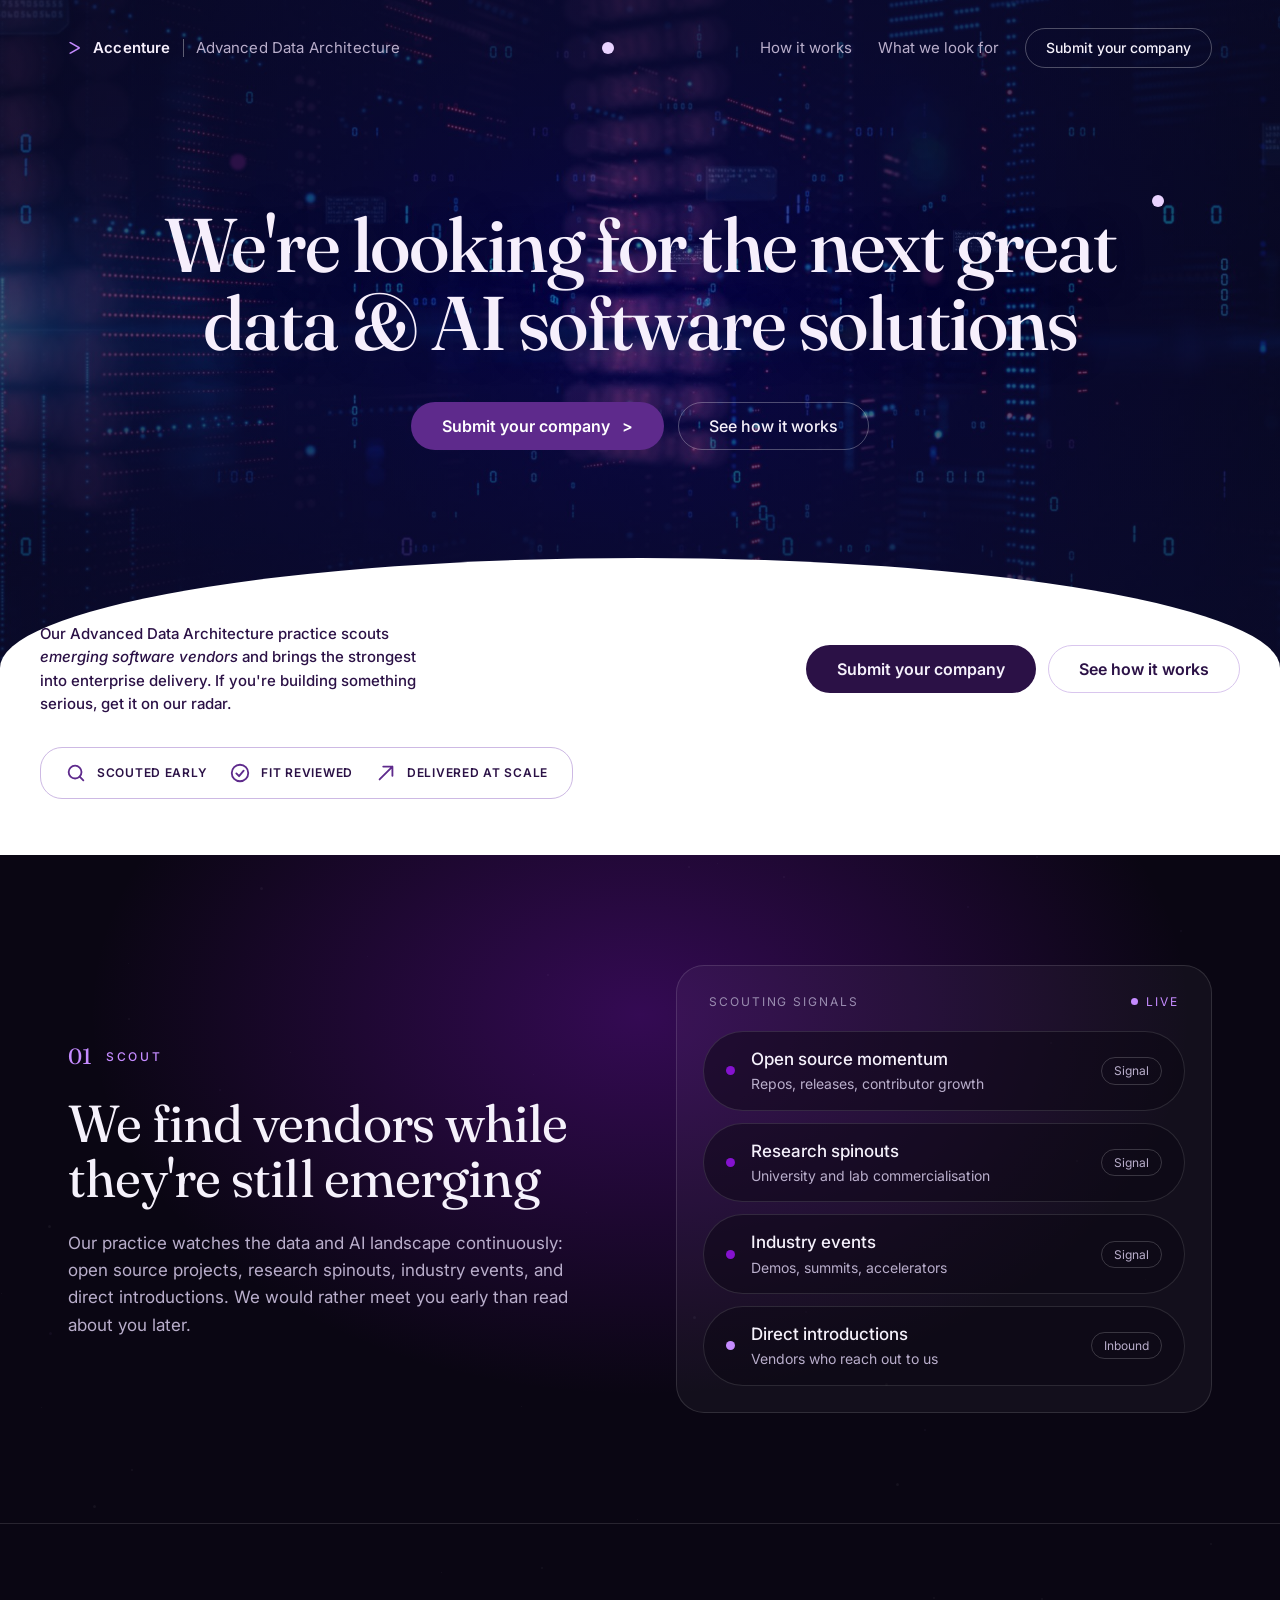
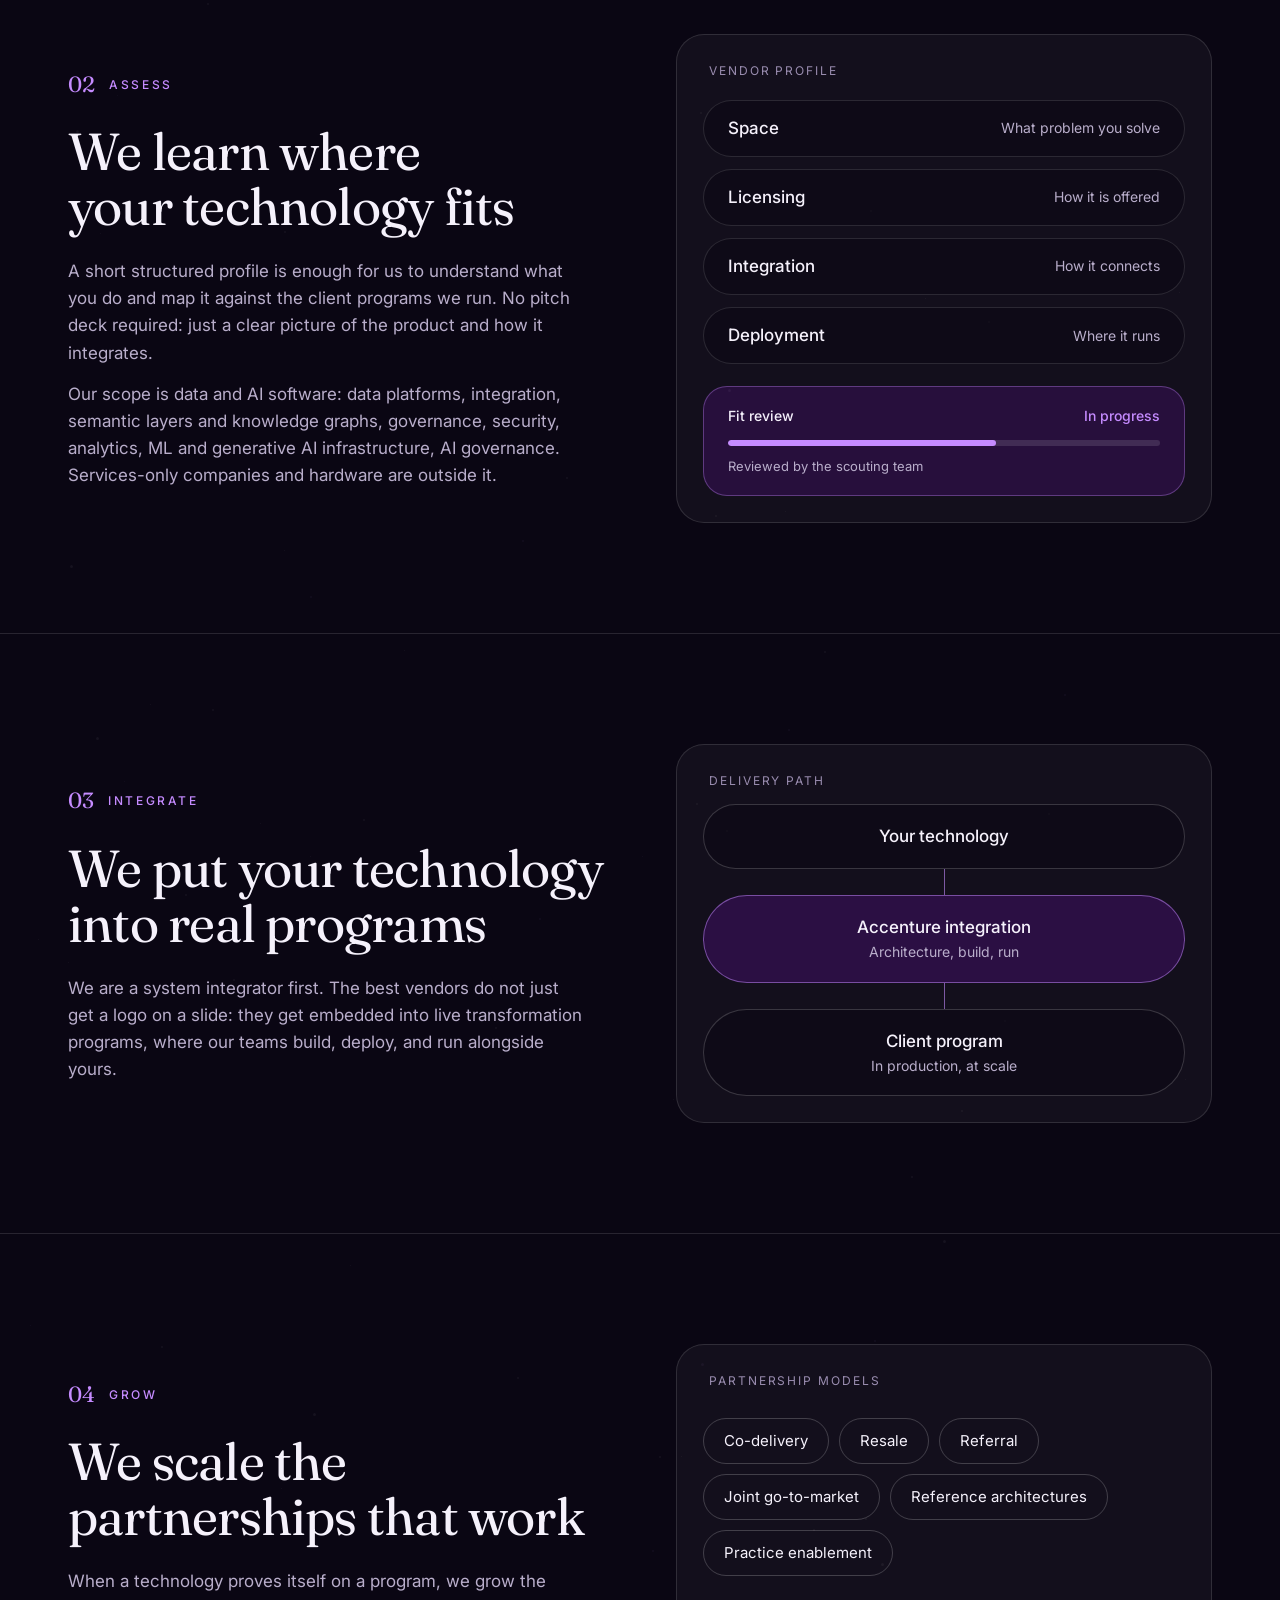
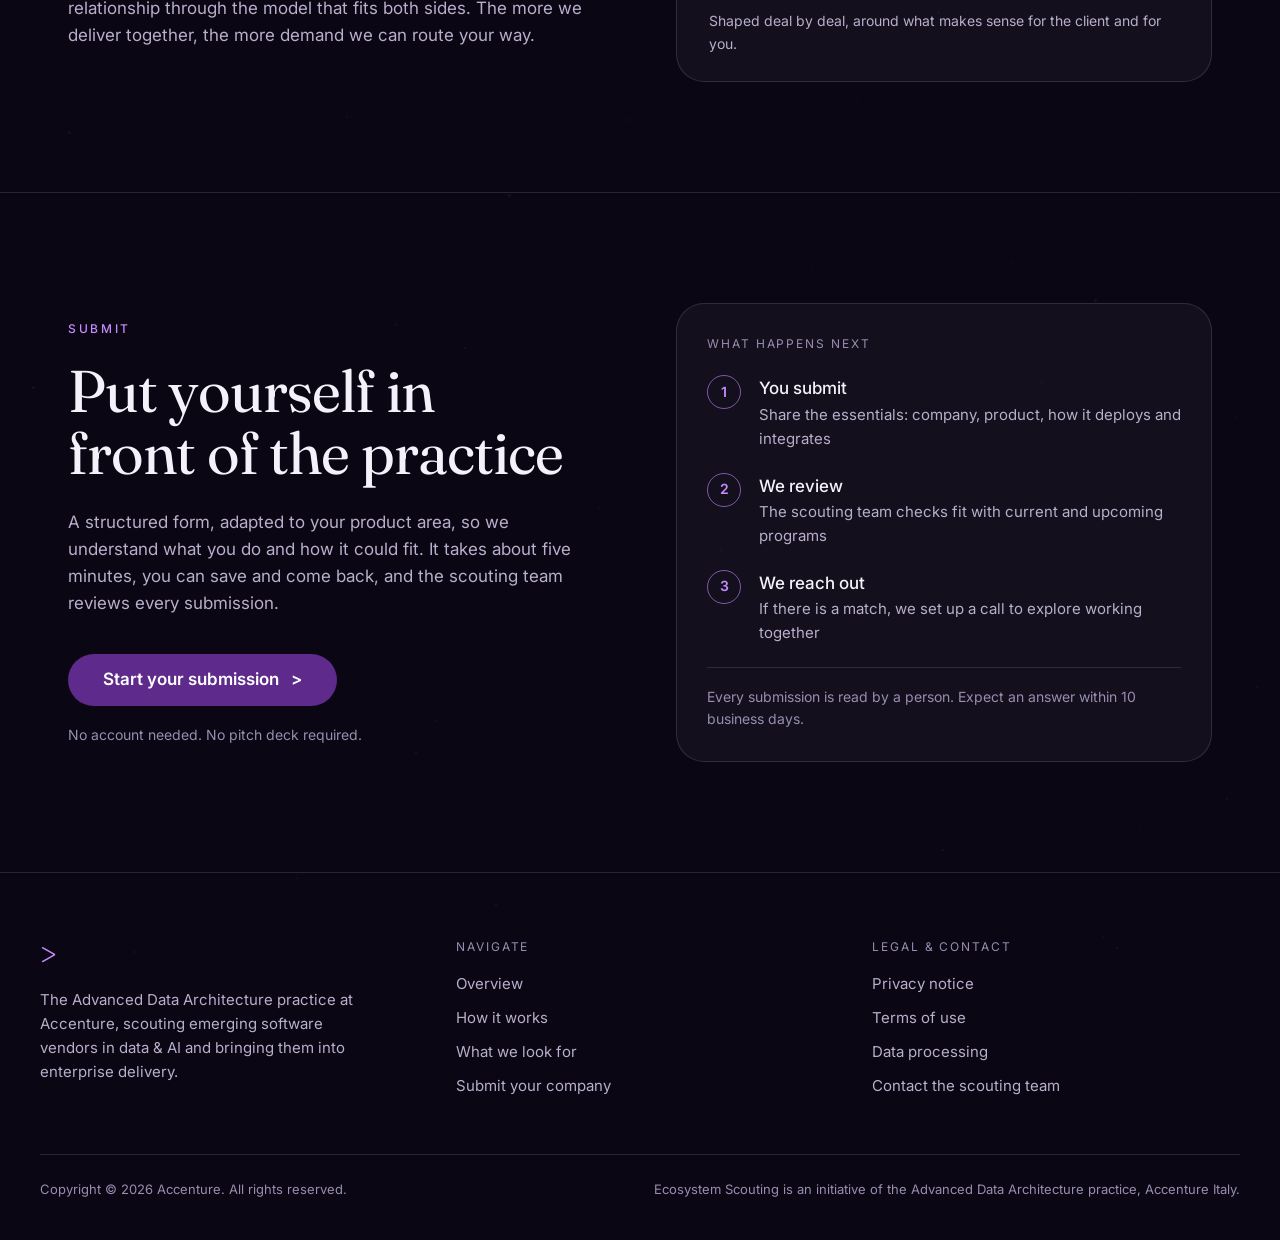
<file: index.html>
<!doctype html>
<html lang="en">
<head>
<meta charset="utf-8">
<meta name="viewport" content="width=device-width, initial-scale=1">
<title>Ecosystem Scouting | Accenture Advanced Data Architecture</title>
<meta name="description" content="The Advanced Data Architecture practice at Accenture scouts emerging data and AI software vendors and brings the strongest into enterprise delivery. Submit your company.">
<link rel="canonical" href="https://startupscouters.github.io/ecosystem-scouting/">
<meta property="og:type" content="website">
<meta property="og:title" content="Ecosystem Scouting | Accenture Advanced Data Architecture">
<meta property="og:description" content="We're looking for the next great data and AI software solutions. If you're building something serious, get it on our radar.">
<meta property="og:image" content="https://startupscouters.github.io/ecosystem-scouting/assets/img/og-image.jpg">
<meta property="og:url" content="https://startupscouters.github.io/ecosystem-scouting/">
<meta name="twitter:card" content="summary_large_image">
<meta name="theme-color" content="#0B0B2E">
<link rel="icon" href="assets/img/favicon.svg" type="image/svg+xml">

<link rel="preconnect" href="https://fonts.googleapis.com">
<link rel="preconnect" href="https://fonts.gstatic.com" crossorigin>
<link href="https://fonts.googleapis.com/css2?family=Fraunces:opsz,wght@9..144,400;9..144,500;9..144,600&family=Inter:wght@400;500;600&display=swap" rel="stylesheet">
<link rel="stylesheet" href="assets/css/site.css">
</head>
<body>

<header class="hero" id="top">
  <div class="hero__bg" aria-hidden="true"></div>
  <span class="floaty floaty--a" aria-hidden="true"></span>
  <span class="floaty floaty--b" aria-hidden="true"></span>
  <span class="floaty floaty--c" aria-hidden="true"></span>
  <span class="floaty floaty--d" aria-hidden="true"></span>

  <div class="wrap">
    <nav class="nav" aria-label="Main">
      <a class="brand" href="#top">
        <span class="brand__mark" aria-hidden="true">&gt;</span>
        <span>Accenture</span>
        <span class="brand__sep" aria-hidden="true"></span>
        <span class="brand__practice">Advanced Data Architecture</span>
      </a>
      <div class="nav__links">
        <a class="navlink" href="#scout">How it works</a>
        <a class="navlink" href="#assess">What we look for</a>
        <a class="pill pill-ghost nav__cta" href="form/">Submit your company</a>
      </div>
    </nav>

    <div class="hero__content">
      <h1 class="display hero__title">We're looking for the next great data &amp; AI software solutions</h1>
      <div class="hero__cta">
        <a class="pill pill-primary" href="form/">Submit your company <span aria-hidden="true">&gt;</span></a>
        <a class="pill pill-ghost" href="#scout">See how it works</a>
      </div>
    </div>
  </div>
</header>

<section class="panel" aria-label="About the program">
  <div class="wrap panel__inner">
    <p class="panel__copy">Our Advanced Data Architecture practice scouts <em>emerging software vendors</em> and brings the strongest into enterprise delivery. If you're building something serious, get it on our radar.</p>
    <div class="panel__actions">
      <a class="pill pill-dark" href="form/">Submit your company</a>
      <a class="pill pill-light" href="#scout">See how it works</a>
    </div>
    <div class="badges" aria-label="How we work with vendors">
      <span class="badge"><svg width="22" height="22" viewBox="0 0 24 24" fill="none" stroke="#5E2A8C" stroke-width="2" stroke-linecap="round" stroke-linejoin="round" aria-hidden="true"><circle cx="11" cy="11" r="7"></circle><path d="M20 20l-4-4"></path></svg>Scouted early</span>
      <span class="badge"><svg width="22" height="22" viewBox="0 0 24 24" fill="none" stroke="#5E2A8C" stroke-width="2" stroke-linecap="round" stroke-linejoin="round" aria-hidden="true"><circle cx="12" cy="12" r="9"></circle><path d="M8 12.5l3 3 5-6"></path></svg>Fit reviewed</span>
      <span class="badge"><svg width="22" height="22" viewBox="0 0 24 24" fill="none" stroke="#5E2A8C" stroke-width="2" stroke-linecap="round" stroke-linejoin="round" aria-hidden="true"><path d="M5 19L19 5M9 5h10v10"></path></svg>Delivered at scale</span>
    </div>
  </div>
</section>

<div class="page">
  <div class="stars" aria-hidden="true" id="stars"></div>
  <div class="glow" aria-hidden="true"></div>

  <!-- 01 SCOUT -->
  <section id="scout" class="step step--first">
    <div class="wrap step__grid">
      <div>
        <div class="step__kicker"><b>01</b>Scout</div>
        <h2 class="display step__title">We find vendors while they're still emerging</h2>
        <p class="step__text">Our practice watches the data and AI landscape continuously: open source projects, research spinouts, industry events, and direct introductions. We would rather meet you early than read about you later.</p>
      </div>
      <div class="card">
        <div class="card__head"><span>Scouting signals</span><span class="live"><i class="live-dot"></i>Live</span></div>
        <div class="row"><span class="row__dot" aria-hidden="true"></span><div class="row__body">Open source momentum<small>Repos, releases, contributor growth</small></div><span class="row__tag">Signal</span></div>
        <div class="row"><span class="row__dot" aria-hidden="true"></span><div class="row__body">Research spinouts<small>University and lab commercialisation</small></div><span class="row__tag">Signal</span></div>
        <div class="row"><span class="row__dot" aria-hidden="true"></span><div class="row__body">Industry events<small>Demos, summits, accelerators</small></div><span class="row__tag">Signal</span></div>
        <div class="row"><span class="row__dot row__dot--inbound" aria-hidden="true"></span><div class="row__body">Direct introductions<small>Vendors who reach out to us</small></div><span class="row__tag">Inbound</span></div>
      </div>
    </div>
  </section>

  <!-- 02 ASSESS -->
  <section id="assess" class="step">
    <div class="wrap step__grid">
      <div>
        <div class="step__kicker"><b>02</b>Assess</div>
        <h2 class="display step__title">We learn where your technology fits</h2>
        <p class="step__text">A short structured profile is enough for us to understand what you do and map it against the client programs we run. No pitch deck required: just a clear picture of the product and how it integrates.</p>
        <p class="step__text">Our scope is data and AI software: data platforms, integration, semantic layers and knowledge graphs, governance, security, analytics, ML and generative AI infrastructure, AI governance. Services-only companies and hardware are outside it.</p>
      </div>
      <div class="card">
        <div class="card__head"><span>Vendor profile</span></div>
        <div class="row row--kv"><span>Space</span><span>What problem you solve</span></div>
        <div class="row row--kv"><span>Licensing</span><span>How it is offered</span></div>
        <div class="row row--kv"><span>Integration</span><span>How it connects</span></div>
        <div class="row row--kv"><span>Deployment</span><span>Where it runs</span></div>
        <div class="progress-box">
          <div class="progress-box__head"><span>Fit review</span><span>In progress</span></div>
          <div class="progress-bar" aria-hidden="true"><i style="width:62%"></i></div>
          <div class="progress-box__note">Reviewed by the scouting team</div>
        </div>
      </div>
    </div>
  </section>

  <!-- 03 INTEGRATE -->
  <section id="integrate" class="step">
    <div class="wrap step__grid">
      <div>
        <div class="step__kicker"><b>03</b>Integrate</div>
        <h2 class="display step__title">We put your technology into real programs</h2>
        <p class="step__text">We are a system integrator first. The best vendors do not just get a logo on a slide: they get embedded into live transformation programs, where our teams build, deploy, and run alongside yours.</p>
      </div>
      <div class="card path">
        <div class="card__head" style="padding-bottom:14px"><span>Delivery path</span></div>
        <div class="path__node">Your technology</div>
        <div class="path__link" aria-hidden="true"></div>
        <div class="path__node path__node--accent">Accenture integration<small>Architecture, build, run</small></div>
        <div class="path__link" aria-hidden="true"></div>
        <div class="path__node">Client program<small>In production, at scale</small></div>
      </div>
    </div>
  </section>

  <!-- 04 GROW -->
  <section id="grow" class="step">
    <div class="wrap step__grid">
      <div>
        <div class="step__kicker"><b>04</b>Grow</div>
        <h2 class="display step__title">We scale the partnerships that work</h2>
        <p class="step__text">When a technology proves itself on a program, we grow the relationship through the model that fits both sides. The more we deliver together, the more demand we can route your way.</p>
      </div>
      <div class="card">
        <div class="card__head" style="padding-bottom:16px"><span>Partnership models</span></div>
        <div class="chips">
          <span class="chip">Co-delivery</span>
          <span class="chip">Resale</span>
          <span class="chip">Referral</span>
          <span class="chip">Joint go-to-market</span>
          <span class="chip">Reference architectures</span>
          <span class="chip">Practice enablement</span>
        </div>
        <p class="card__foot">Shaped deal by deal, around what makes sense for the client and for you.</p>
      </div>
    </div>
  </section>

  <!-- SUBMIT -->
  <section id="submit" class="step">
    <div class="wrap step__grid">
      <div>
        <div class="step__kicker">Submit</div>
        <h2 class="display step__title" style="font-size:clamp(34px,4.6vw,60px)">Put yourself in front of the practice</h2>
        <p class="step__text">A structured form, adapted to your product area, so we understand what you do and how it could fit. It takes about five minutes, you can save and come back, and the scouting team reviews every submission.</p>
        <div class="submit__actions">
          <a class="pill pill-primary" href="form/" style="min-height:52px;padding:0 34px;font-size:17px">Start your submission <span aria-hidden="true">&gt;</span></a>
          <span class="submit__hint">No account needed. No pitch deck required.</span>
        </div>
      </div>
      <div class="card next-steps">
        <div class="card__head" style="padding:0"><span>What happens next</span></div>
        <div class="next-step"><span class="next-step__num">1</span><div>You submit<small>Share the essentials: company, product, how it deploys and integrates</small></div></div>
        <div class="next-step"><span class="next-step__num">2</span><div>We review<small>The scouting team checks fit with current and upcoming programs</small></div></div>
        <div class="next-step"><span class="next-step__num">3</span><div>We reach out<small>If there is a match, we set up a call to explore working together</small></div></div>
        <div class="next-steps__foot">Every submission is read by a person. Expect an answer within <span data-response-days>10</span> business days.</div>
      </div>
    </div>
  </section>

  <footer class="footer">
    <div class="wrap footer__inner">
      <div class="footer__grid">
        <div>
          <span class="brand__mark" style="font-size:34px" aria-hidden="true">&gt;</span>
          <p class="footer__about">The Advanced Data Architecture practice at Accenture, scouting emerging software vendors in data &amp; AI and bringing them into enterprise delivery.</p>
        </div>
        <div class="footer__col">
          <span>Navigate</span>
          <a class="navlink" href="#top">Overview</a>
          <a class="navlink" href="#scout">How it works</a>
          <a class="navlink" href="#assess">What we look for</a>
          <a class="navlink" href="form/">Submit your company</a>
        </div>
        <div class="footer__col">
          <span>Legal &amp; contact</span>
          <a class="navlink" href="legal.html#privacy">Privacy notice</a>
          <a class="navlink" href="legal.html#terms">Terms of use</a>
          <a class="navlink" href="legal.html#processing">Data processing</a>
          <a class="navlink" href="#" data-contact-email>Contact the scouting team</a>
        </div>
      </div>
      <div class="footer__legal">
        <span>Copyright © <span data-year>2026</span> Accenture. All rights reserved.</span>
        <span>Ecosystem Scouting is an initiative of the Advanced Data Architecture practice, Accenture Italy.</span>
      </div>
    </div>
  </footer>
</div>

<script src="assets/js/config.js"></script>
<script src="assets/js/site.js"></script>
</body>
</html>
</file>
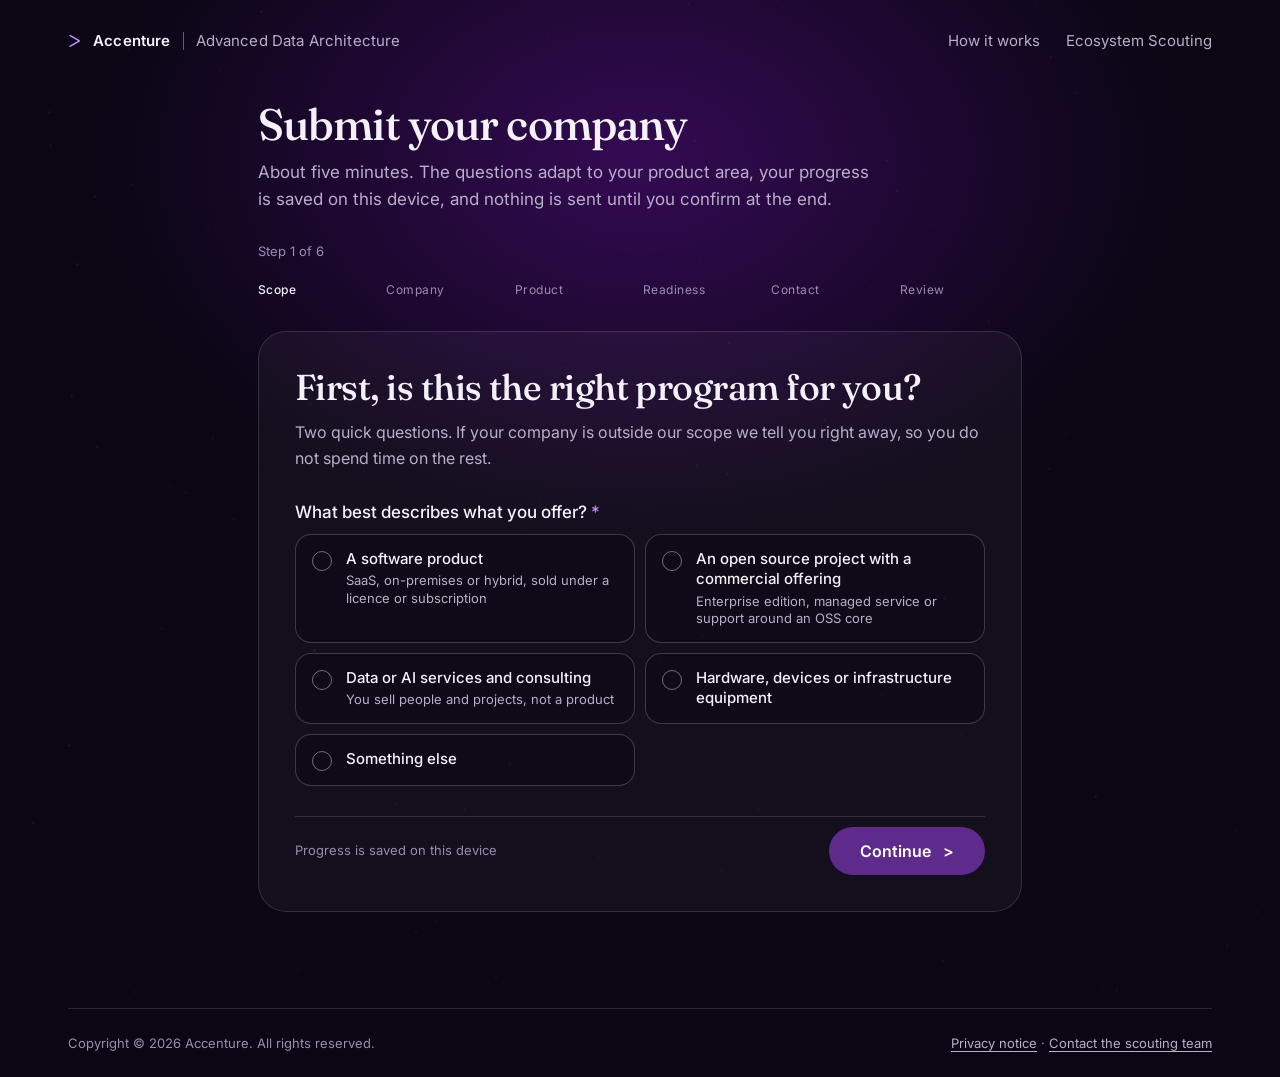
<file: form/index.html>
<!doctype html>
<html lang="en">
<head>
<meta charset="utf-8">
<meta name="viewport" content="width=device-width, initial-scale=1">
<title>Submit your company | Ecosystem Scouting</title>
<meta name="description" content="Tell the Accenture Advanced Data Architecture practice about your data or AI software product. About five minutes, no pitch deck required.">
<meta name="robots" content="noindex">
<meta name="theme-color" content="#0A0613">
<link rel="icon" href="../assets/img/favicon.svg" type="image/svg+xml">
<link rel="preconnect" href="https://fonts.googleapis.com">
<link rel="preconnect" href="https://fonts.gstatic.com" crossorigin>
<link href="https://fonts.googleapis.com/css2?family=Fraunces:opsz,wght@9..144,400;9..144,500;9..144,600&family=Inter:wght@400;500;600&display=swap" rel="stylesheet">
<link rel="stylesheet" href="../assets/css/site.css">
<link rel="stylesheet" href="../assets/css/form.css">
</head>
<body>
<div class="page form-page">
  <div class="stars" aria-hidden="true" id="stars"></div>
  <div class="glow" aria-hidden="true"></div>

  <div class="wrap">
    <nav class="nav" aria-label="Main">
      <a class="brand" href="../">
        <span class="brand__mark" aria-hidden="true">&gt;</span>
        <span>Accenture</span>
        <span class="brand__sep" aria-hidden="true"></span>
        <span class="brand__practice">Advanced Data Architecture</span>
      </a>
      <div class="nav__links">
        <a class="navlink" href="../#scout">How it works</a>
        <a class="navlink" href="../">Ecosystem Scouting</a>
      </div>
    </nav>
  </div>

  <main class="wrap form-main">
    <div class="form-head">
      <h1 class="display">Submit your company</h1>
      <p>About five minutes. The questions adapt to your product area, your progress is saved on this device, and nothing is sent until you confirm at the end.</p>
    </div>

    <div id="form-app">
      <noscript><div class="notice notice--error"><p>This form needs JavaScript. Please enable it, or e-mail the scouting team directly.</p></div></noscript>
    </div>
  </main>

  <div class="wrap">
    <footer class="form-footer">
      <span>Copyright © <span data-year>2026</span> Accenture. All rights reserved.</span>
      <span><a href="../legal.html#privacy">Privacy notice</a> · <a href="#" data-contact-email>Contact the scouting team</a></span>
    </footer>
  </div>
</div>

<script src="../assets/js/config.js"></script>
<script src="../assets/js/site.js"></script>
<script src="../assets/js/form-schema.js"></script>
<script src="../assets/js/classifier.js"></script>
<script src="../assets/js/form-engine.js"></script>
</body>
</html>
</file>
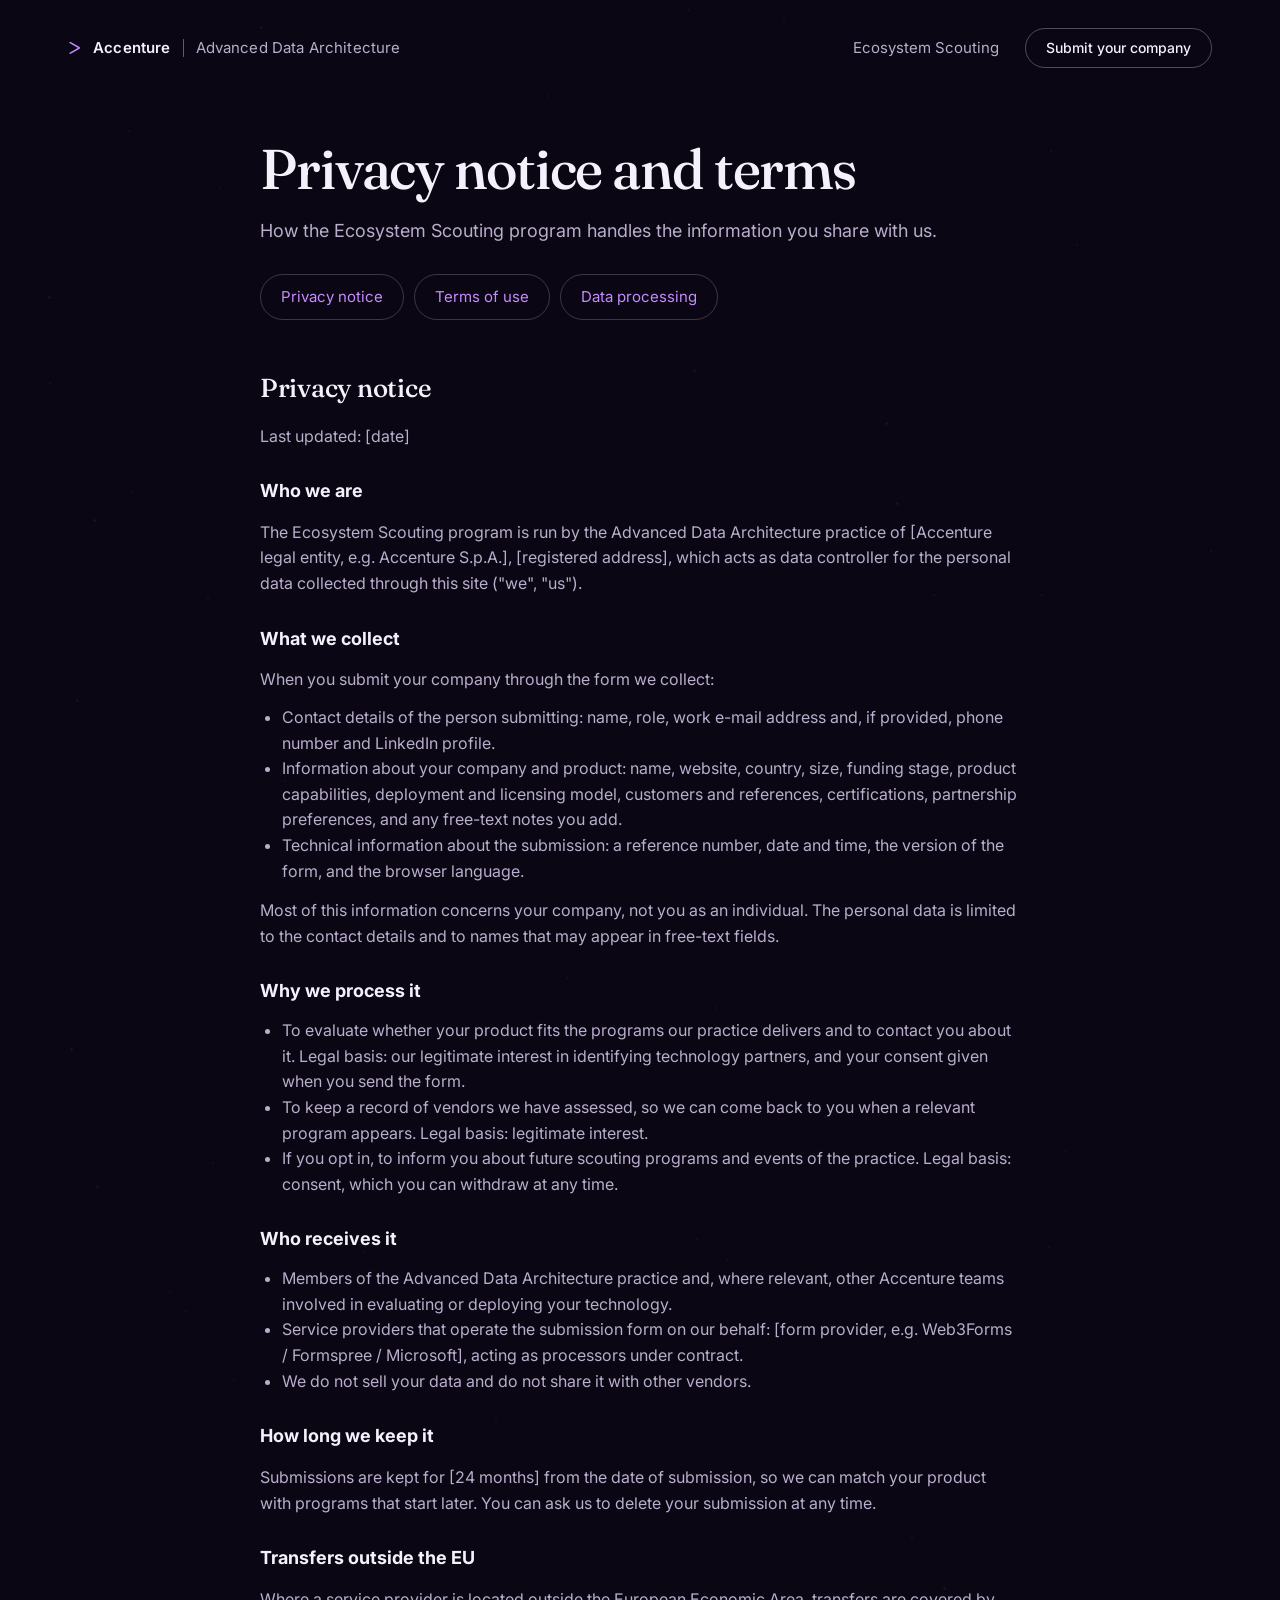
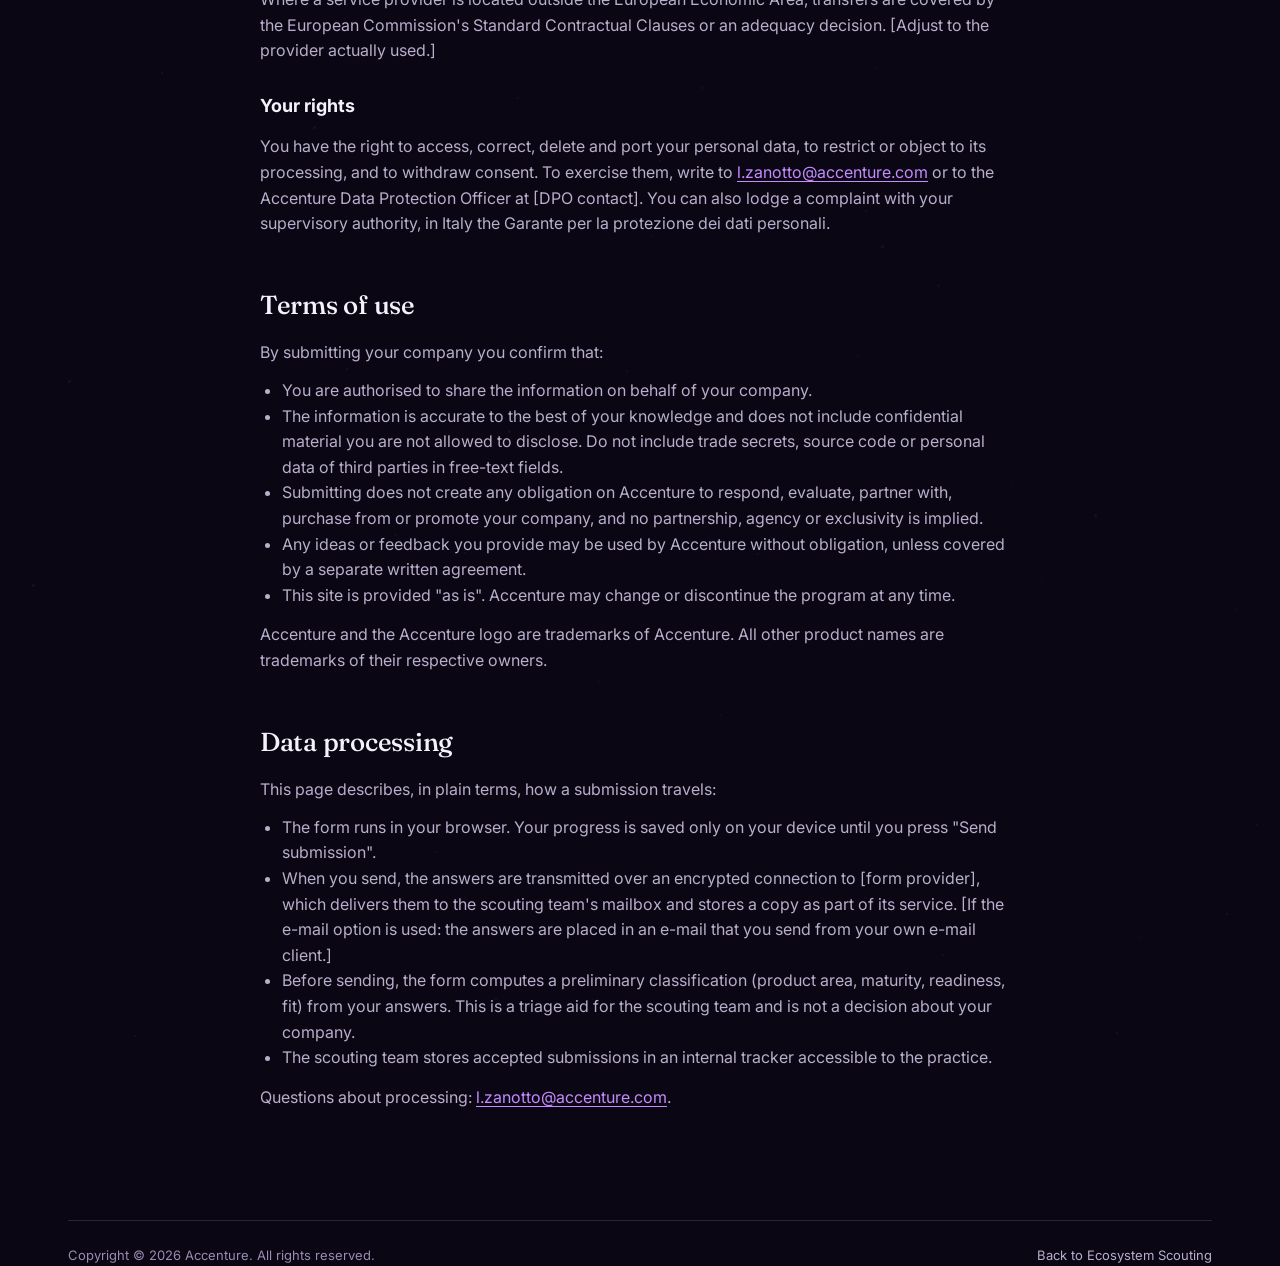
<file: legal.html>
<!doctype html>
<html lang="en">
<head>
<meta charset="utf-8">
<meta name="viewport" content="width=device-width, initial-scale=1">
<title>Privacy notice and terms | Ecosystem Scouting</title>
<meta name="robots" content="noindex">
<meta name="theme-color" content="#0A0613">
<link rel="icon" href="assets/img/favicon.svg" type="image/svg+xml">
<link rel="preconnect" href="https://fonts.googleapis.com">
<link rel="preconnect" href="https://fonts.gstatic.com" crossorigin>
<link href="https://fonts.googleapis.com/css2?family=Fraunces:opsz,wght@9..144,400;9..144,500;9..144,600&family=Inter:wght@400;500;600&display=swap" rel="stylesheet">
<link rel="stylesheet" href="assets/css/site.css">
</head>
<body>
<!--
  DRAFT. These texts are a starting point written for a vendor-scouting form.
  They must be reviewed and approved by Accenture Legal / the Data Protection Officer
  before the site goes live. Replace every item in [square brackets].
-->
<div class="page">
  <div class="stars" aria-hidden="true" id="stars"></div>
  <div class="wrap">
    <nav class="nav" aria-label="Main">
      <a class="brand" href="./">
        <span class="brand__mark" aria-hidden="true">&gt;</span>
        <span>Accenture</span>
        <span class="brand__sep" aria-hidden="true"></span>
        <span class="brand__practice">Advanced Data Architecture</span>
      </a>
      <div class="nav__links">
        <a class="navlink" href="./">Ecosystem Scouting</a>
        <a class="pill pill-ghost nav__cta" href="form/">Submit your company</a>
      </div>
    </nav>
  </div>

  <main class="wrap prose">
    <h1 class="display">Privacy notice and terms</h1>
    <p class="lede">How the Ecosystem Scouting program handles the information you share with us.</p>
    <div class="toc">
      <a class="chip" href="#privacy">Privacy notice</a>
      <a class="chip" href="#terms">Terms of use</a>
      <a class="chip" href="#processing">Data processing</a>
    </div>

    <h2 id="privacy">Privacy notice</h2>
    <p>Last updated: [date]</p>
    <h3>Who we are</h3>
    <p>The Ecosystem Scouting program is run by the Advanced Data Architecture practice of [Accenture legal entity, e.g. Accenture S.p.A.], [registered address], which acts as data controller for the personal data collected through this site ("we", "us").</p>
    <h3>What we collect</h3>
    <p>When you submit your company through the form we collect:</p>
    <ul>
      <li>Contact details of the person submitting: name, role, work e-mail address and, if provided, phone number and LinkedIn profile.</li>
      <li>Information about your company and product: name, website, country, size, funding stage, product capabilities, deployment and licensing model, customers and references, certifications, partnership preferences, and any free-text notes you add.</li>
      <li>Technical information about the submission: a reference number, date and time, the version of the form, and the browser language.</li>
    </ul>
    <p>Most of this information concerns your company, not you as an individual. The personal data is limited to the contact details and to names that may appear in free-text fields.</p>
    <h3>Why we process it</h3>
    <ul>
      <li>To evaluate whether your product fits the programs our practice delivers and to contact you about it. Legal basis: our legitimate interest in identifying technology partners, and your consent given when you send the form.</li>
      <li>To keep a record of vendors we have assessed, so we can come back to you when a relevant program appears. Legal basis: legitimate interest.</li>
      <li>If you opt in, to inform you about future scouting programs and events of the practice. Legal basis: consent, which you can withdraw at any time.</li>
    </ul>
    <h3>Who receives it</h3>
    <ul>
      <li>Members of the Advanced Data Architecture practice and, where relevant, other Accenture teams involved in evaluating or deploying your technology.</li>
      <li>Service providers that operate the submission form on our behalf: [form provider, e.g. Web3Forms / Formspree / Microsoft], acting as processors under contract.</li>
      <li>We do not sell your data and do not share it with other vendors.</li>
    </ul>
    <h3>How long we keep it</h3>
    <p>Submissions are kept for [24 months] from the date of submission, so we can match your product with programs that start later. You can ask us to delete your submission at any time.</p>
    <h3>Transfers outside the EU</h3>
    <p>Where a service provider is located outside the European Economic Area, transfers are covered by the European Commission's Standard Contractual Clauses or an adequacy decision. [Adjust to the provider actually used.]</p>
    <h3>Your rights</h3>
    <p>You have the right to access, correct, delete and port your personal data, to restrict or object to its processing, and to withdraw consent. To exercise them, write to <a href="#" data-contact-email data-show-address>the scouting team</a> or to the Accenture Data Protection Officer at [DPO contact]. You can also lodge a complaint with your supervisory authority, in Italy the Garante per la protezione dei dati personali.</p>

    <h2 id="terms">Terms of use</h2>
    <p>By submitting your company you confirm that:</p>
    <ul>
      <li>You are authorised to share the information on behalf of your company.</li>
      <li>The information is accurate to the best of your knowledge and does not include confidential material you are not allowed to disclose. Do not include trade secrets, source code or personal data of third parties in free-text fields.</li>
      <li>Submitting does not create any obligation on Accenture to respond, evaluate, partner with, purchase from or promote your company, and no partnership, agency or exclusivity is implied.</li>
      <li>Any ideas or feedback you provide may be used by Accenture without obligation, unless covered by a separate written agreement.</li>
      <li>This site is provided "as is". Accenture may change or discontinue the program at any time.</li>
    </ul>
    <p>Accenture and the Accenture logo are trademarks of Accenture. All other product names are trademarks of their respective owners.</p>

    <h2 id="processing">Data processing</h2>
    <p>This page describes, in plain terms, how a submission travels:</p>
    <ul>
      <li>The form runs in your browser. Your progress is saved only on your device until you press "Send submission".</li>
      <li>When you send, the answers are transmitted over an encrypted connection to [form provider], which delivers them to the scouting team's mailbox and stores a copy as part of its service. [If the e-mail option is used: the answers are placed in an e-mail that you send from your own e-mail client.]</li>
      <li>Before sending, the form computes a preliminary classification (product area, maturity, readiness, fit) from your answers. This is a triage aid for the scouting team and is not a decision about your company.</li>
      <li>The scouting team stores accepted submissions in an internal tracker accessible to the practice.</li>
    </ul>
    <p>Questions about processing: <a href="#" data-contact-email data-show-address>the scouting team</a>.</p>
  </main>

  <div class="wrap">
    <footer class="footer__legal" style="margin-top:0">
      <span>Copyright © <span data-year>2026</span> Accenture. All rights reserved.</span>
      <a class="navlink" href="./">Back to Ecosystem Scouting</a>
    </footer>
  </div>
</div>
<script src="assets/js/config.js"></script>
<script src="assets/js/site.js"></script>
</body>
</html>
</file>
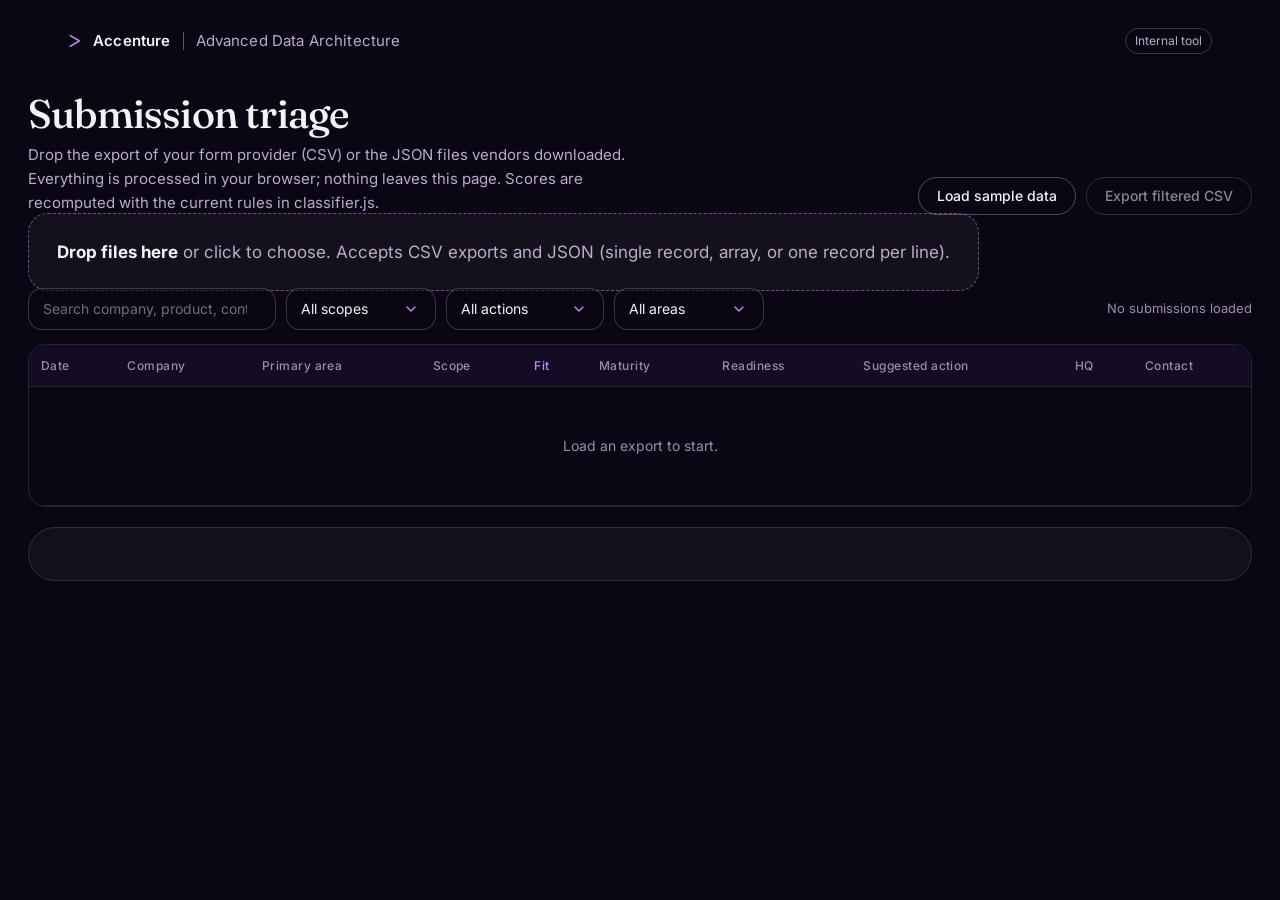
<file: tools/triage.html>
<!doctype html>
<html lang="en">
<head>
<meta charset="utf-8">
<meta name="viewport" content="width=device-width, initial-scale=1">
<title>Triage | Ecosystem Scouting (internal)</title>
<meta name="robots" content="noindex, nofollow">
<link rel="icon" href="../assets/img/favicon.svg" type="image/svg+xml">
<link href="https://fonts.googleapis.com/css2?family=Fraunces:opsz,wght@9..144,400;9..144,500&family=Inter:wght@400;500;600&display=swap" rel="stylesheet">
<link rel="stylesheet" href="../assets/css/site.css">
<link rel="stylesheet" href="../assets/css/form.css">
<style>
  /* Internal tool. Nothing is uploaded anywhere: files are parsed in the browser only. */
  .tool { max-width: 1320px; padding-top: 40px; padding-bottom: 80px; }
  .tool__head { display: flex; flex-wrap: wrap; justify-content: space-between; align-items: flex-end; gap: 16px; margin-bottom: 24px; }
  .tool__head h1 { font-size: clamp(28px, 3.6vw, 40px); }
  .tool__head p { margin: 8px 0 0; color: var(--muted); max-width: 640px; font-size: 15px; }
  .drop { border: 1px dashed rgba(197,139,255,.5); border-radius: 20px; padding: 28px; text-align: center; color: var(--muted); background: var(--glass); cursor: pointer; }
  .drop.is-over { background: rgba(133,18,207,.18); border-style: solid; }
  .drop input { display: none; }
  .drop strong { color: var(--ink); }
  .bar { display: flex; flex-wrap: wrap; gap: 10px; align-items: center; margin: 22px 0 14px; }
  .bar .input { width: auto; min-width: 150px; padding: 10px 14px; font-size: 14px; }
  .bar .input[type="search"] { min-width: 220px; }
  .bar .count { margin-left: auto; font-size: 13px; color: var(--dim); }
  .tbl-wrap { overflow-x: auto; border: 1px solid var(--line); border-radius: 18px; }
  table { width: 100%; border-collapse: collapse; font-size: 14px; }
  th, td { padding: 11px 12px; text-align: left; border-bottom: 1px solid var(--line); vertical-align: top; white-space: nowrap; }
  th { position: sticky; top: 0; background: #140C24; color: var(--dim); font-weight: 500; font-size: 12px; letter-spacing: .04em; cursor: pointer; user-select: none; }
  th.sorted { color: var(--accent); }
  tbody tr { cursor: pointer; }
  tbody tr:hover { background: rgba(255,255,255,.04); }
  tbody tr.is-selected { background: rgba(133,18,207,.18); }
  td.company { font-weight: 500; white-space: normal; min-width: 160px; }
  td.company small { display: block; color: var(--dim); font-weight: 400; }
  .score { display: inline-block; min-width: 42px; text-align: center; padding: 3px 8px; border-radius: 999px; font-weight: 600; font-size: 13px; }
  .score--hi { background: rgba(104, 220, 150, .18); color: #9BF0BE; }
  .score--mid { background: rgba(197,139,255,.2); color: var(--lav); }
  .score--lo { background: rgba(255,255,255,.08); color: var(--muted); }
  .tag { display: inline-block; padding: 2px 9px; border-radius: 999px; border: 1px solid var(--line-strong); font-size: 12px; color: var(--muted); }
  .tag--core { border-color: rgba(197,139,255,.6); color: var(--accent); }
  .tag--adjacent { border-color: rgba(255,214,120,.5); color: #FFD678; }
  .tag--out { border-color: rgba(255,140,170,.5); color: #FFB3C7; }
  .star { position: static; opacity: 1; animation: none; width: auto; height: auto; border-radius: 0; color: var(--accent); }
  .layout { display: grid; grid-template-columns: minmax(0, 1fr); gap: 20px; }
  .layout.has-detail { grid-template-columns: minmax(0, 1.4fr) minmax(360px, 1fr); }
  @media (max-width: 1000px) { .layout.has-detail { grid-template-columns: 1fr; } }
  .detail { position: sticky; top: 20px; align-self: start; max-height: calc(100vh - 40px); overflow: auto; }
  .detail h2 { font-family: var(--font-display); font-weight: 500; font-size: 26px; letter-spacing: -.01em; }
  .detail .kv { display: grid; grid-template-columns: 150px 1fr; gap: 6px 12px; font-size: 14px; margin-top: 10px; }
  .detail .kv dt { color: var(--dim); } .detail .kv dd { margin: 0; overflow-wrap: anywhere; }
  .detail h3 { margin: 22px 0 6px; font-size: 13px; letter-spacing: .08em; text-transform: uppercase; color: var(--dim); font-weight: 500; }
  .detail .close { float: right; }
  .empty { padding: 48px; text-align: center; color: var(--dim); }
  .pill.small { min-height: 38px; padding: 0 18px; font-size: 14px; }
  .reasons li { color: var(--muted); font-size: 14px; }
  .reasons { margin: 4px 0 0; padding-left: 18px; }
</style>
</head>
<body>
<div class="page">
  <div class="wrap">
    <nav class="nav" aria-label="Main">
      <a class="brand" href="../"><span class="brand__mark" aria-hidden="true">&gt;</span><span>Accenture</span><span class="brand__sep" aria-hidden="true"></span><span class="brand__practice">Advanced Data Architecture</span></a>
      <div class="nav__links"><span class="tag">Internal tool</span></div>
    </nav>
  </div>

  <main class="wrap tool">
    <div class="tool__head">
      <div>
        <h1 class="display">Submission triage</h1>
        <p>Drop the export of your form provider (CSV) or the JSON files vendors downloaded. Everything is processed in your browser; nothing leaves this page. Scores are recomputed with the current rules in classifier.js.</p>
      </div>
      <div style="display:flex;gap:10px;flex-wrap:wrap">
        <button class="pill pill-ghost small" id="load-sample" type="button">Load sample data</button>
        <button class="pill pill-ghost small" id="export" type="button" disabled>Export filtered CSV</button>
      </div>
    </div>

    <label class="drop" id="drop">
      <input type="file" id="file" multiple accept=".csv,.json,.jsonl,.txt">
      <strong>Drop files here</strong> or click to choose. Accepts CSV exports and JSON (single record, array, or one record per line).
    </label>

    <div class="bar">
      <input class="input" type="search" id="q" placeholder="Search company, product, contact">
      <select class="input" id="f-scope"><option value="">All scopes</option><option value="core">Core</option><option value="adjacent">Adjacent</option><option value="out">Out of scope</option></select>
      <select class="input" id="f-action"><option value="">All actions</option><option value="fast_track">Fast-track</option><option value="review_priority">Review with priority</option><option value="review">Review</option><option value="park">Park</option><option value="decline">Decline</option></select>
      <select class="input" id="f-area"><option value="">All areas</option></select>
      <span class="count" id="count">No submissions loaded</span>
    </div>

    <div class="layout" id="layout">
      <div class="tbl-wrap">
        <table id="tbl">
          <thead><tr>
            <th data-sort="date">Date</th><th data-sort="company">Company</th><th data-sort="area">Primary area</th><th data-sort="scope">Scope</th>
            <th data-sort="fit" class="sorted">Fit</th><th data-sort="maturity">Maturity</th><th data-sort="readiness">Readiness</th><th data-sort="action">Suggested action</th><th data-sort="country">HQ</th><th data-sort="contact">Contact</th>
          </tr></thead>
          <tbody id="rows"><tr><td colspan="10" class="empty">Load an export to start.</td></tr></tbody>
        </table>
      </div>
      <aside class="card detail" id="detail" hidden></aside>
    </div>
  </main>
</div>

<script src="../assets/js/config.js"></script>
<script src="../assets/js/form-schema.js"></script>
<script src="../assets/js/classifier.js"></script>
<script>
(function () {
  var SCHEMA = window.SCOUTING_SCHEMA, CLS = window.SCOUTING_CLASSIFIER;
  var QUESTIONS = {}; SCHEMA.steps.forEach(function (s) { s.questions.forEach(function (q) { QUESTIONS[q.id] = q; }); });
  var records = [], sortKey = 'fit', sortDir = -1, selected = null;

  /* ---------- parsing ---------- */
  function parseCSV(text) {
    var rows = [], row = [], field = '', i = 0, inQ = false;
    while (i < text.length) {
      var c = text[i];
      if (inQ) {
        if (c === '"') { if (text[i + 1] === '"') { field += '"'; i++; } else inQ = false; }
        else field += c;
      } else if (c === '"') inQ = true;
      else if (c === ',') { row.push(field); field = ''; }
      else if (c === '\n' || c === '\r') { if (c === '\r' && text[i + 1] === '\n') i++; row.push(field); rows.push(row); row = []; field = ''; }
      else field += c;
      i++;
    }
    if (field.length || row.length) { row.push(field); rows.push(row); }
    rows = rows.filter(function (r) { return r.some(function (x) { return x.trim() !== ''; }); });
    if (!rows.length) return [];
    var head = rows[0].map(function (h) { return h.trim(); });
    return rows.slice(1).map(function (r) { var o = {}; head.forEach(function (h, k) { o[h] = r[k] !== undefined ? r[k] : ''; }); return o; });
  }
  function toRecord(obj) {
    // 1) a full record (downloaded JSON or custom endpoint)
    if (obj && obj.answers && obj.meta) return finish(obj);
    if (obj && obj.record && obj.record.answers) return finish(obj.record);
    // 2) a flat row with payload_json (Web3Forms / Formspree export)
    var pj = obj && (obj.payload_json || obj['Payload Json'] || obj['payload json']);
    if (pj) { try { var r = JSON.parse(pj); if (r.answers) return finish(r); } catch (e) { /* fall through */ } }
    // 3) a flat row with labelled values only: keep as best effort
    var rec = { answers: {}, labelled: {}, meta: { reference_id: obj.reference_id || '', submitted_at: obj.submitted_at || obj.date || obj.Date || '' } };
    Object.keys(obj).forEach(function (k) { if (QUESTIONS[k]) rec.labelled[k] = obj[k]; });
    rec.answers = unlabel(rec.labelled);
    return finish(rec);
  }
  function unlabel(labelled) {
    var a = {};
    Object.keys(labelled).forEach(function (id) {
      var q = QUESTIONS[id], v = labelled[id]; if (!q || v === '') return;
      if (q.type === 'checkbox' || q.type === 'radio' || q.type === 'select') {
        var opts = q.options || (q.optionsFrom ? SCHEMA.meta.domains : []);
        var parts = q.type === 'checkbox' ? String(v).split(/;\s*/) : [String(v)];
        var vals = parts.map(function (p) { var o = opts.filter(function (o) { return o.label === p || o.value === p; })[0]; return o ? o.value : p; });
        a[id] = q.type === 'checkbox' ? vals : vals[0];
      } else if (q.type === 'consent') a[id] = /yes|true/i.test(v);
      else a[id] = v;
    });
    return a;
  }
  function finish(rec) {
    rec.classification = CLS.classify(rec.answers || {});   // always recompute with current rules
    if (!rec.labelled) rec.labelled = {};
    return rec;
  }
  function ingest(text, name) {
    var added = 0;
    text = text.replace(/^\uFEFF/, '');
    try {
      if (/\.csv$/i.test(name) || (!/^\s*[\[{]/.test(text) && text.indexOf(',') !== -1)) {
        parseCSV(text).forEach(function (o) { records.push(toRecord(o)); added++; });
      } else if (/^\s*\[/.test(text)) {
        JSON.parse(text).forEach(function (o) { records.push(toRecord(o)); added++; });
      } else if (/^\s*\{/.test(text) && text.trim().split('\n').length > 1 && /\}\s*\n\s*\{/.test(text)) {
        text.trim().split('\n').forEach(function (l) { if (l.trim()) { records.push(toRecord(JSON.parse(l))); added++; } });
      } else { records.push(toRecord(JSON.parse(text))); added++; }
    } catch (e) { alert('Could not read ' + name + ': ' + e.message); }
    dedupe(); fillAreas(); draw();
    return added;
  }
  function dedupe() {
    var seen = {}; records = records.filter(function (r) { var k = r.meta.reference_id || JSON.stringify(r.answers); if (seen[k]) return false; seen[k] = 1; return true; });
  }

  /* ---------- view ---------- */
  function val(r, k) {
    var c = r.classification, a = r.answers || {};
    switch (k) {
      case 'date': return r.meta.submitted_at || '';
      case 'company': return a.company_name || '';
      case 'area': return c.primary_domain_label || '';
      case 'scope': return c.scope; case 'fit': return c.fit_score; case 'maturity': return c.maturity; case 'readiness': return c.readiness;
      case 'action': return c.action; case 'country': return a.hq_country || ''; case 'contact': return (a.contact_name || '') + (a.contact_email ? ' <' + a.contact_email + '>' : '');
    }
    return '';
  }
  function filtered() {
    var q = document.getElementById('q').value.trim().toLowerCase();
    var fs = document.getElementById('f-scope').value, fa = document.getElementById('f-action').value, fd = document.getElementById('f-area').value;
    return records.filter(function (r) {
      var c = r.classification, a = r.answers || {};
      if (fs && c.scope !== fs) return false;
      if (fa && c.action_code !== fa) return false;
      if (fd && c.primary_domain !== fd) return false;
      if (q) { var hay = [a.company_name, a.product_name, a.tagline, a.contact_name, a.contact_email, a.website].join(' ').toLowerCase(); if (hay.indexOf(q) === -1) return false; }
      return true;
    }).sort(function (x, y) {
      var vx = val(x, sortKey), vy = val(y, sortKey);
      if (typeof vx === 'number') return (vx - vy) * sortDir;
      return String(vx).localeCompare(String(vy)) * sortDir;
    });
  }
  function esc(s) { return String(s == null ? '' : s).replace(/[&<>"']/g, function (c) { return { '&': '&amp;', '<': '&lt;', '>': '&gt;', '"': '&quot;', "'": '&#39;' }[c]; }); }
  function scoreClass(n) { return n >= (window.SCOUTING_CONFIG.thresholds.fastTrack) ? 'score--hi' : (n >= window.SCOUTING_CONFIG.thresholds.review ? 'score--mid' : 'score--lo'); }
  function draw() {
    var list = filtered(), tb = document.getElementById('rows');
    document.getElementById('count').textContent = records.length ? list.length + ' of ' + records.length + ' submissions' : 'No submissions loaded';
    document.getElementById('export').disabled = !list.length;
    if (!list.length) { tb.innerHTML = '<tr><td colspan="10" class="empty">' + (records.length ? 'No submissions match these filters.' : 'Load an export to start.') + '</td></tr>'; return; }
    tb.innerHTML = list.map(function (r) {
      var c = r.classification, a = r.answers || {};
      return '<tr data-id="' + esc(r.meta.reference_id) + '" class="' + (selected && selected.meta.reference_id === r.meta.reference_id ? 'is-selected' : '') + '">' +
        '<td>' + esc((r.meta.submitted_at || '').slice(0, 10)) + '</td>' +
        '<td class="company">' + esc(a.company_name || '(no name)') + '<small>' + esc(a.product_name || '') + (a.website ? ' · ' + esc(a.website.replace(/^https?:\/\//, '')) : '') + '</small></td>' +
        '<td>' + esc(c.primary_domain_label) + (c.strategic ? ' <span class="star" title="Strategic area">★</span>' : '') + '</td>' +
        '<td><span class="tag tag--' + esc(c.scope) + '">' + esc(c.scope) + '</span></td>' +
        '<td><span class="score ' + scoreClass(c.fit_score) + '">' + c.fit_score + '</span></td>' +
        '<td>' + esc(c.maturity) + '</td><td>' + esc(c.readiness) + '</td><td style="white-space:normal;min-width:180px">' + esc(c.action) + '</td>' +
        '<td>' + esc(a.hq_country || '') + '</td><td style="white-space:normal;min-width:160px">' + esc(a.contact_name || '') + '<br><small class="dim">' + esc(a.contact_email || '') + '</small></td></tr>';
    }).join('');
    document.querySelectorAll('th').forEach(function (th) { th.classList.toggle('sorted', th.dataset.sort === sortKey); });
  }
  function fillAreas() {
    var sel = document.getElementById('f-area'), cur = sel.value, seen = {};
    sel.innerHTML = '<option value="">All areas</option>';
    records.forEach(function (r) { var c = r.classification; if (c.primary_domain && !seen[c.primary_domain]) { seen[c.primary_domain] = 1; sel.innerHTML += '<option value="' + esc(c.primary_domain) + '">' + esc(c.primary_domain_label) + '</option>'; } });
    sel.value = cur;
  }
  function showDetail(r) {
    selected = r;
    var c = r.classification, a = r.answers || {}, box = document.getElementById('detail');
    var html = '<button class="btn-link close" type="button" id="close">Close</button><h2>' + esc(a.company_name || '(no name)') + '</h2>' +
      '<p class="muted" style="margin:6px 0 0">' + esc(a.tagline || '') + '</p>' +
      '<dl class="kv"><dt>Reference</dt><dd>' + esc(r.meta.reference_id || '') + '</dd><dt>Fit score</dt><dd><span class="score ' + scoreClass(c.fit_score) + '">' + c.fit_score + '</span></dd>' +
      '<dt>Scope</dt><dd>' + esc(c.scope) + (c.strategic ? ' (strategic area)' : '') + '</dd><dt>Suggested action</dt><dd>' + esc(c.action) + '</dd>' +
      '<dt>Maturity</dt><dd>' + esc(c.maturity) + '</dd><dt>Readiness</dt><dd>' + esc(c.readiness) + '</dd></dl>' +
      '<h3>Why</h3><ul class="reasons">' + (c.reasons.map(function (x) { return '<li>' + esc(x) + '</li>'; }).join('') || '<li>n/a</li>') + '</ul>' +
      '<h3>Flags</h3><ul class="reasons">' + (c.flags.map(function (x) { return '<li>' + esc(x) + '</li>'; }).join('') || '<li>none</li>') + '</ul>';
    SCHEMA.steps.forEach(function (s) {
      var rows = s.questions.filter(function (q) { return r.labelled[q.id] !== undefined && r.labelled[q.id] !== '' || (a[q.id] !== undefined && a[q.id] !== ''); });
      if (!rows.length) return;
      html += '<h3>' + esc(s.title) + '</h3><dl class="kv">';
      rows.forEach(function (q) {
        var v = r.labelled[q.id] !== undefined ? r.labelled[q.id] : (Array.isArray(a[q.id]) ? a[q.id].join('; ') : String(a[q.id]));
        var label = q.type === 'consent' ? q.label.replace(/<[^>]+>/g, '').slice(0, 60) + '...' : q.label;
        html += '<dt>' + esc(label) + '</dt><dd>' + (q.type === 'url' && /^https?:/.test(v) ? '<a href="' + esc(v) + '" target="_blank" rel="noopener" style="color:var(--accent)">' + esc(v) + '</a>' : esc(v)) + '</dd>';
      });
      html += '</dl>';
    });
    box.innerHTML = html; box.hidden = false; document.getElementById('layout').classList.add('has-detail'); draw();
    document.getElementById('close').onclick = function () { selected = null; box.hidden = true; document.getElementById('layout').classList.remove('has-detail'); draw(); };
  }
  function exportCSV() {
    var list = filtered();
    var cols = ['reference_id', 'submitted_at', 'company_name', 'product_name', 'website', 'hq_country', 'primary_area', 'scope', 'strategic', 'fit_score', 'maturity', 'readiness', 'action', 'reasons', 'flags', 'contact_name', 'contact_email', 'contact_role', 'tagline'];
    var lines = [cols.join(',')];
    list.forEach(function (r) {
      var c = r.classification, a = r.answers || {};
      var row = [r.meta.reference_id, r.meta.submitted_at, a.company_name, a.product_name, a.website, a.hq_country, c.primary_domain_label, c.scope, c.strategic ? 'yes' : 'no', c.fit_score, c.maturity, c.readiness, c.action, c.reasons.join('; '), c.flags.join('; '), a.contact_name, a.contact_email, a.contact_role, a.tagline];
      lines.push(row.map(function (v) { v = v == null ? '' : String(v); return /[",\n]/.test(v) ? '"' + v.replace(/"/g, '""') + '"' : v; }).join(','));
    });
    var blob = new Blob(['\uFEFF' + lines.join('\n')], { type: 'text/csv;charset=utf-8' });
    var aEl = document.createElement('a'); aEl.href = URL.createObjectURL(blob); aEl.download = 'scouting-triage-' + new Date().toISOString().slice(0, 10) + '.csv'; document.body.appendChild(aEl); aEl.click(); aEl.remove();
  }

  /* ---------- wiring ---------- */
  var drop = document.getElementById('drop'), file = document.getElementById('file');
  function readFiles(files) { Array.prototype.forEach.call(files, function (f) { var fr = new FileReader(); fr.onload = function () { ingest(fr.result, f.name); }; fr.readAsText(f); }); }
  file.addEventListener('change', function () { readFiles(file.files); file.value = ''; });
  ['dragenter', 'dragover'].forEach(function (ev) { drop.addEventListener(ev, function (e) { e.preventDefault(); drop.classList.add('is-over'); }); });
  ['dragleave', 'drop'].forEach(function (ev) { drop.addEventListener(ev, function (e) { e.preventDefault(); drop.classList.remove('is-over'); }); });
  drop.addEventListener('drop', function (e) { readFiles(e.dataTransfer.files); });
  ['q', 'f-scope', 'f-action', 'f-area'].forEach(function (id) { document.getElementById(id).addEventListener('input', draw); });
  document.querySelectorAll('th[data-sort]').forEach(function (th) { th.addEventListener('click', function () { if (sortKey === th.dataset.sort) sortDir = -sortDir; else { sortKey = th.dataset.sort; sortDir = th.dataset.sort === 'fit' ? -1 : 1; } draw(); }); });
  document.getElementById('rows').addEventListener('click', function (e) { var tr = e.target.closest('tr[data-id]'); if (!tr) return; var r = records.filter(function (x) { return x.meta.reference_id === tr.dataset.id; })[0]; if (r) showDetail(r); });
  document.getElementById('export').addEventListener('click', exportCSV);
  document.getElementById('load-sample').addEventListener('click', function () {
    fetch('sample-submissions.json').then(function (r) { return r.text(); }).then(function (t) { ingest(t, 'sample-submissions.json'); })
      .catch(function () { alert('Could not load the sample file. If you opened this page from disk, serve the folder with a local web server (see README).'); });
  });
})();
</script>
</body>
</html>
</file>
<file: assets/css/site.css>
/* Ecosystem Scouting, shared styles
   Palette and type follow the original landing-page and hero designs. */

:root {
  --bg: #0A0613;
  --bg-2: #0B0B2E;
  --ink: #F5F1FB;
  --muted: #B9AECB;
  --dim: #9A8DB0;
  --accent: #C58BFF;
  --purple: #5E2A8C;
  --purple-hover: #7A38B0;
  --deep: #8512CF;
  --plum: #2B1146;
  --plum-hover: #4B1C75;
  --lav: #E9D3FF;
  --lav-2: #EBDDF7;
  --lav-line: #D9C6EE;
  --line: rgba(255, 255, 255, 0.12);
  --line-strong: rgba(255, 255, 255, 0.2);
  --glass: rgba(255, 255, 255, 0.04);
  --well: rgba(10, 6, 19, 0.5);
  --font-display: 'Fraunces', Georgia, serif;
  --font-body: 'Inter', system-ui, -apple-system, 'Segoe UI', sans-serif;
  --maxw: 1200px;
  --gutter: 28px;
  --radius-card: 28px;
}

* { box-sizing: border-box; }
html { scroll-behavior: smooth; -webkit-text-size-adjust: 100%; }
body {
  margin: 0;
  background: var(--bg);
  color: var(--ink);
  font-family: var(--font-body);
  font-size: 17px;
  line-height: 1.6;
}
a { color: inherit; text-decoration: none; }
a:focus-visible, button:focus-visible, input:focus-visible, select:focus-visible, textarea:focus-visible {
  outline: 2px solid var(--accent);
  outline-offset: 3px;
}
img { max-width: 100%; height: auto; }
em { font-style: italic; }

.wrap { max-width: var(--maxw); margin: 0 auto; padding-left: var(--gutter); padding-right: var(--gutter); }
.visually-hidden { position: absolute; width: 1px; height: 1px; overflow: hidden; clip: rect(0 0 0 0); white-space: nowrap; }

/* Type */
.display { font-family: var(--font-display); font-optical-sizing: auto; font-weight: 500; letter-spacing: -0.02em; line-height: 1.02; text-wrap: balance; }
h1, h2, h3 { margin: 0; }
h2.display { font-weight: 400; letter-spacing: -0.015em; line-height: 1.06; }
.muted { color: var(--muted); }
.dim { color: var(--dim); }
.small { font-size: 14px; }

/* Buttons */
.pill {
  display: inline-flex; align-items: center; justify-content: center; gap: 12px;
  min-height: 48px; padding: 0 30px; border-radius: 999px;
  font: inherit; font-weight: 600; font-size: 16px; line-height: 1; cursor: pointer;
  border: 1px solid transparent; transition: background 0.15s, border-color 0.15s, color 0.15s;
}
.pill-primary { background: var(--purple); color: #fff; }
.pill-primary:hover { background: var(--purple-hover); }
.pill-ghost { background: transparent; color: var(--ink); border-color: rgba(255, 255, 255, 0.28); font-weight: 500; }
.pill-ghost:hover { border-color: rgba(255, 255, 255, 0.55); }
.pill-dark { background: var(--plum); color: var(--ink); }
.pill-dark:hover { background: var(--plum-hover); }
.pill-light { background: #fff; color: var(--plum); border-color: var(--lav-line); }
.pill-light:hover { background: var(--lav-2); }
.pill[disabled], .pill[aria-disabled="true"] { opacity: 0.55; cursor: not-allowed; }

/* Nav */
.nav {
  display: flex; flex-wrap: wrap; align-items: center; justify-content: space-between; gap: 16px;
  padding-top: 28px;
}
.brand { display: flex; align-items: center; gap: 12px; font-weight: 600; font-size: 15px; letter-spacing: 0.01em; }
.brand__mark { font-family: var(--font-display); font-size: 26px; line-height: 1; color: var(--accent); }
.brand__sep { width: 1px; height: 18px; background: rgba(255, 255, 255, 0.35); }
.brand__practice { font-weight: 400; color: var(--muted); }
.nav__links { display: flex; align-items: center; gap: 26px; font-size: 15px; }
.navlink { color: var(--muted); transition: color 0.15s; }
.navlink:hover { color: var(--ink); }
.nav__cta { min-height: 40px; padding: 0 20px; font-size: 14px; }
@media (max-width: 640px) {
  .nav__links .navlink { display: none; }
  .brand__practice { display: none; }
  .brand__sep { display: none; }
}

/* Hero */
.hero {
  position: relative; overflow: hidden;
  background-color: var(--bg-2);
  color: #F6EFFC;
  padding-bottom: 150px;
}
.hero__bg {
  position: absolute; inset: 0; z-index: 0;
  background-image: url('../img/hero-bg.jpg');
  background-size: cover; background-position: center; background-repeat: no-repeat;
}
.hero__bg::after {
  content: ''; position: absolute; inset: 0;
  background:
    radial-gradient(60% 55% at 50% 45%, rgba(11, 11, 46, 0.1), rgba(11, 11, 46, 0.55) 70%),
    linear-gradient(180deg, rgba(11, 11, 46, 0.55) 0%, rgba(11, 11, 46, 0.25) 40%, rgba(11, 11, 46, 0.7) 100%);
}
@media (max-width: 720px) {
  .hero__bg { background-image: url('../img/hero-bg-mobile.jpg'); }
}
.hero > .wrap { position: relative; z-index: 2; }
.hero__content {
  min-height: 480px; padding: 64px 0 24px;
  display: flex; flex-direction: column; align-items: center; justify-content: center; gap: 40px;
  text-align: center;
}
.hero__title { max-width: 980px; font-size: clamp(42px, 6.4vw, 76px); text-shadow: 0 2px 30px rgba(11, 11, 46, 0.6); }
.hero__cta { display: flex; flex-wrap: wrap; justify-content: center; gap: 14px; }

/* Floating dots (decorative) */
.floaty {
  position: absolute; border-radius: 50%; z-index: 1; pointer-events: none;
  animation: floaty 7s ease-in-out infinite;
}
.floaty--a { left: 18%; top: 22%; width: 16px; height: 16px; background: var(--plum); filter: blur(1.5px); }
.floaty--b { left: 47%; top: 6%; width: 12px; height: 12px; background: var(--lav); animation-delay: -2s; }
.floaty--c { left: 72%; top: 38%; width: 20px; height: 20px; background: var(--plum); filter: blur(2px); animation-delay: -4s; }
.floaty--d { left: 90%; top: 28%; width: 12px; height: 12px; background: var(--lav); animation-delay: -1s; }
@keyframes floaty { 0%, 100% { translate: 0 0; } 50% { translate: 0 -12px; } }
@media (max-width: 640px) { .floaty--b { display: none; } .floaty--a { top: 34%; } }

/* Curved white panel below the hero */
.panel {
  position: relative; z-index: 3;
  margin-top: -140px;
  background: #fff; color: var(--plum);
  border-top-left-radius: 50% 110px; border-top-right-radius: 50% 110px;
}
.panel__inner {
  display: flex; flex-wrap: wrap; align-items: center; justify-content: space-between; gap: 32px;
  padding: 64px 0 56px;
}
.panel__copy { margin: 0; max-width: 400px; font-size: 15px; line-height: 1.55; font-weight: 500; }
.panel__actions { display: flex; flex-wrap: wrap; align-items: center; gap: 12px; }
.badges { display: flex; flex-wrap: wrap; gap: 22px; padding: 14px 24px; border: 1px solid #CDB9E4; border-radius: 22px; }
.badge { display: flex; align-items: center; gap: 10px; font-size: 12px; font-weight: 600; letter-spacing: 0.06em; text-transform: uppercase; }
.badge svg { flex: none; }
@media (max-width: 720px) {
  .panel { border-top-left-radius: 50% 48px; border-top-right-radius: 50% 48px; margin-top: -110px; }
  .panel__inner { padding: 48px 0 40px; }
  .badges { width: 100%; justify-content: space-between; gap: 14px; padding: 12px 16px; }
}

/* Process sections */
.step {
  padding: 110px 0; border-top: 1px solid var(--line);
}
.step--first { border-top: 0; }
.step__grid {
  display: grid; grid-template-columns: repeat(auto-fit, minmax(min(440px, 100%), 1fr));
  gap: 72px; align-items: center;
}
.step__kicker {
  display: flex; align-items: center; gap: 14px;
  font-size: 12px; letter-spacing: 0.22em; text-transform: uppercase; color: var(--accent); font-weight: 500;
}
.step__kicker b { font-family: var(--font-display); font-weight: 400; font-size: 22px; letter-spacing: 0; }
.step__title { margin-top: 22px; font-size: clamp(32px, 4.2vw, 52px); }
.step__text { margin: 24px 0 0; max-width: 520px; color: var(--muted); }
.step__text + .step__text { margin-top: 14px; }
@media (max-width: 720px) { .step { padding: 72px 0; } .step__grid { gap: 40px; } }

/* Cards */
.card {
  background: var(--glass); border: 1px solid var(--line); border-radius: var(--radius-card);
  padding: 26px; display: flex; flex-direction: column; gap: 12px;
}
.card__head {
  display: flex; justify-content: space-between; align-items: center; padding: 0 6px 8px;
  font-size: 12px; letter-spacing: 0.16em; text-transform: uppercase; color: var(--dim);
}
.live { display: flex; align-items: center; gap: 8px; color: var(--accent); }
.live-dot { width: 7px; height: 7px; border-radius: 50%; background: var(--accent); display: block; animation: pulse 1.6s ease-in-out infinite; }
@keyframes pulse { 0%, 100% { opacity: 1; } 50% { opacity: 0.25; } }

.row {
  display: flex; align-items: center; gap: 16px; padding: 14px 22px;
  border: 1px solid var(--line); border-radius: 999px; background: var(--well);
}
.row__dot { width: 9px; height: 9px; border-radius: 50%; background: var(--deep); flex: none; }
.row__dot--inbound { background: var(--accent); }
.row__body { flex: 1; min-width: 0; font-weight: 500; }
.row__body small { display: block; font-size: 14px; font-weight: 400; color: var(--muted); }
.row__tag { font-size: 12px; color: var(--muted); border: 1px solid rgba(255, 255, 255, 0.18); border-radius: 999px; padding: 3px 12px; white-space: nowrap; }
.row--kv { justify-content: space-between; padding: 14px 24px; }
.row--kv span:first-child { font-weight: 500; }
.row--kv span:last-child { font-size: 14px; color: var(--muted); text-align: right; }

.progress-box { margin-top: 10px; padding: 18px 24px; border-radius: 24px; background: rgba(133, 18, 207, 0.18); border: 1px solid rgba(197, 139, 255, 0.35); }
.progress-box__head { display: flex; justify-content: space-between; font-size: 14px; font-weight: 500; }
.progress-box__head span:last-child { color: var(--accent); }
.progress-bar { margin-top: 12px; height: 6px; border-radius: 999px; background: rgba(255, 255, 255, 0.12); overflow: hidden; }
.progress-bar > i { display: block; height: 100%; background: var(--accent); border-radius: 999px; }
.progress-box__note { margin-top: 10px; font-size: 13px; color: var(--muted); }

.path { gap: 0; align-items: stretch; }
.path__node { padding: 18px 26px; border: 1px solid rgba(255, 255, 255, 0.18); border-radius: 999px; background: var(--well); font-weight: 500; text-align: center; }
.path__node small { display: block; font-size: 14px; font-weight: 400; color: var(--muted); }
.path__node--accent { border-color: rgba(197, 139, 255, 0.5); background: rgba(133, 18, 207, 0.22); }
.path__link { align-self: center; width: 1px; height: 26px; background: rgba(197, 139, 255, 0.6); }

.chips { display: flex; flex-wrap: wrap; gap: 10px; }
.chip { padding: 10px 20px; border: 1px solid var(--line-strong); border-radius: 999px; font-size: 15px; }
.card__foot { margin: 22px 6px 0; font-size: 14px; color: var(--muted); }

.next-steps { gap: 22px; padding: 30px; }
.next-step { display: flex; gap: 18px; align-items: flex-start; font-weight: 500; }
.next-step__num {
  flex: none; width: 34px; height: 34px; border-radius: 50%; border: 1px solid rgba(197, 139, 255, 0.6);
  color: var(--accent); display: flex; align-items: center; justify-content: center; font-weight: 600; font-size: 14px;
}
.next-step small { display: block; font-size: 15px; font-weight: 400; color: var(--muted); }
.next-steps__foot { padding-top: 18px; border-top: 1px solid var(--line); font-size: 14px; color: var(--dim); }

.submit__actions { margin-top: 36px; display: flex; flex-wrap: wrap; align-items: center; gap: 18px; }
.submit__hint { font-size: 14px; color: var(--dim); }

/* Footer */
.footer { border-top: 1px solid var(--line); }
.footer__inner { padding: 64px 0 40px; }
.footer__grid { display: grid; grid-template-columns: repeat(auto-fit, minmax(min(220px, 100%), 1fr)); gap: 48px; }
.footer__about { margin: 14px 0 0; max-width: 340px; font-size: 15px; color: var(--muted); }
.footer__col { display: flex; flex-direction: column; gap: 10px; font-size: 15px; }
.footer__col > span { font-size: 12px; letter-spacing: 0.16em; text-transform: uppercase; color: var(--dim); margin-bottom: 6px; }
.footer__legal { margin-top: 56px; padding-top: 24px; border-top: 1px solid var(--line); font-size: 13px; color: var(--dim); display: flex; flex-wrap: wrap; justify-content: space-between; gap: 12px; }

/* Starfield (decorative, injected by site.js) */
.stars { position: absolute; inset: 0; pointer-events: none; z-index: 0; overflow: hidden; }
.star { position: absolute; border-radius: 50%; opacity: 0.05; animation: blink steps(1, end) infinite; }
@keyframes blink { 0%, 38% { opacity: 0.05; } 40%, 72% { opacity: 1; } 74%, 100% { opacity: 0.05; } }
.glow {
  position: absolute; top: -220px; left: 50%; width: 1100px; height: 760px; margin-left: -550px;
  background: radial-gradient(closest-side, rgba(133, 18, 207, 0.34), rgba(133, 18, 207, 0)); pointer-events: none; z-index: 0;
}
.page { position: relative; overflow: hidden; }
.page > .wrap, .page > section, .page > footer, .page > header { position: relative; z-index: 1; }

/* Simple content pages (legal, 404) */
.prose { max-width: 760px; padding: 72px 0 110px; }
.prose h1 { font-size: clamp(36px, 5vw, 56px); }
.prose h2 { margin-top: 48px; font-size: 26px; font-family: var(--font-display); font-weight: 500; letter-spacing: -0.01em; }
.prose h3 { margin-top: 28px; font-size: 18px; }
.prose p, .prose li { color: var(--muted); font-size: 16px; }
.prose p { margin: 14px 0 0; }
.prose ul { margin: 12px 0 0; padding-left: 22px; }
.prose a { color: var(--accent); text-decoration: underline; text-underline-offset: 3px; }
.prose .lede { font-size: 18px; color: var(--muted); margin-top: 20px; }
.prose .toc { display: flex; flex-wrap: wrap; gap: 10px; margin-top: 28px; }
.prose .toc a { text-decoration: none; }

@media (prefers-reduced-motion: reduce) {
  html { scroll-behavior: auto; }
  .floaty, .star, .live-dot { animation: none; }
  .star { opacity: 0.6; }
  * { transition: none !important; }
}
</file>
<file: assets/css/form.css>
/* Form page styles. Builds on site.css tokens. */

.form-page { min-height: 100vh; display: flex; flex-direction: column; }
.form-page > .wrap { width: 100%; }
.form-main { width: 100%; max-width: 820px; padding-top: 48px; padding-bottom: 96px; flex: 1; }
.form-head { margin-bottom: 28px; }
.form-head h1 { font-size: clamp(30px, 4vw, 44px); }
.form-head p { margin: 12px 0 0; color: var(--muted); max-width: 620px; }

/* Stepper */
.stepper { list-style: none; margin: 0 0 24px; padding: 0; display: flex; gap: 6px; }
.stepper li { flex: 1; min-width: 0; }
.stepper button {
  width: 100%; text-align: left; background: none; border: 0; padding: 0; color: inherit; font: inherit; cursor: default;
}
.stepper button[data-go] { cursor: pointer; }
.stepper__bar { height: 4px; border-radius: 999px; background: rgba(255, 255, 255, 0.12); }
.stepper__label { display: block; margin-top: 8px; font-size: 12px; letter-spacing: 0.04em; color: var(--dim); white-space: nowrap; overflow: hidden; text-overflow: ellipsis; }
.stepper__item--done .stepper__bar { background: var(--purple-hover); }
.stepper__item--done .stepper__label { color: var(--muted); }
.stepper__item--current .stepper__bar { background: var(--accent); }
.stepper__item--current .stepper__label { color: var(--ink); font-weight: 500; }
.stepper__count { font-size: 13px; color: var(--dim); margin-bottom: 10px; }
@media (max-width: 560px) { .stepper__label { display: none; } .stepper__item--current .stepper__label { display: block; } }

/* Card */
.fcard {
  background: var(--glass); border: 1px solid var(--line); border-radius: var(--radius-card);
  padding: 36px; display: flex; flex-direction: column; gap: 30px;
}
@media (max-width: 560px) { .fcard { padding: 24px 18px; border-radius: 20px; } }
.fcard__head h2 { font-family: var(--font-display); font-weight: 500; font-size: clamp(26px, 3.4vw, 36px); letter-spacing: -0.015em; line-height: 1.1; }
.fcard__head p { margin: 12px 0 0; color: var(--muted); font-size: 16px; }

/* Questions */
.q { display: flex; flex-direction: column; gap: 10px; }
.q__label { font-weight: 500; font-size: 17px; line-height: 1.35; }
.q__label .req { color: var(--accent); margin-left: 4px; }
.q__help { margin: -4px 0 0; font-size: 14px; color: var(--dim); }
.q__error { margin: 0; font-size: 14px; color: #FFB3C7; display: none; }
.q--error .q__error { display: block; }
.q--error .input, .q--error .opt-card, .q--error .chip-select { border-color: rgba(255, 140, 170, 0.6); }
.q__count { font-size: 12px; color: var(--dim); text-align: right; margin-top: -4px; }

.input {
  width: 100%; background: var(--well); color: var(--ink); border: 1px solid var(--line-strong); border-radius: 14px;
  padding: 14px 16px; font: inherit; font-size: 16px; line-height: 1.4;
}
.input::placeholder { color: rgba(185, 174, 203, 0.6); }
.input:focus { border-color: var(--accent); outline: none; box-shadow: 0 0 0 3px rgba(197, 139, 255, 0.18); }
textarea.input { min-height: 120px; resize: vertical; }
select.input {
  appearance: none; -webkit-appearance: none; padding-right: 44px;
  background-image: url("data:image/svg+xml;utf8,<svg xmlns='http://www.w3.org/2000/svg' width='16' height='16' viewBox='0 0 24 24' fill='none' stroke='%23C58BFF' stroke-width='2' stroke-linecap='round' stroke-linejoin='round'><path d='M6 9l6 6 6-6'/></svg>");
  background-repeat: no-repeat; background-position: right 16px center;
}
select.input option { background: #1A1030; color: var(--ink); }
.input--short { max-width: 240px; }

/* Radio as cards */
.opt-cards { display: grid; grid-template-columns: repeat(auto-fill, minmax(min(260px, 100%), 1fr)); gap: 10px; }
.opt-card {
  position: relative; display: flex; gap: 14px; align-items: flex-start; padding: 14px 16px;
  border: 1px solid var(--line-strong); border-radius: 16px; background: var(--well); cursor: pointer;
  transition: border-color 0.15s, background 0.15s;
}
.opt-card:hover { border-color: rgba(197, 139, 255, 0.5); }
.opt-card input { position: absolute; opacity: 0; width: 1px; height: 1px; }
.opt-card__dot { flex: none; width: 20px; height: 20px; margin-top: 2px; border-radius: 50%; border: 1.5px solid rgba(255, 255, 255, 0.4); display: grid; place-items: center; }
.opt-card__dot::after { content: ''; width: 10px; height: 10px; border-radius: 50%; background: var(--accent); opacity: 0; transition: opacity 0.1s; }
.opt-card__body { font-weight: 500; font-size: 15px; line-height: 1.35; }
.opt-card__body small { display: block; font-weight: 400; font-size: 13px; color: var(--muted); margin-top: 3px; }
.opt-card:has(input:checked) { border-color: var(--accent); background: rgba(133, 18, 207, 0.16); }
.opt-card:has(input:checked) .opt-card__dot { border-color: var(--accent); }
.opt-card:has(input:checked) .opt-card__dot::after { opacity: 1; }
.opt-card:has(input:focus-visible) { outline: 2px solid var(--accent); outline-offset: 3px; }

/* Checkbox as chips */
.chips-select { display: flex; flex-wrap: wrap; gap: 10px; }
.chip-select {
  position: relative; display: inline-flex; align-items: center; gap: 8px; padding: 10px 18px;
  border: 1px solid var(--line-strong); border-radius: 999px; background: var(--well); font-size: 15px; cursor: pointer;
  transition: border-color 0.15s, background 0.15s;
}
.chip-select:hover { border-color: rgba(197, 139, 255, 0.5); }
.chip-select input { position: absolute; opacity: 0; width: 1px; height: 1px; }
.chip-select__check { width: 16px; height: 16px; border-radius: 5px; border: 1.5px solid rgba(255, 255, 255, 0.4); display: grid; place-items: center; flex: none; }
.chip-select__check svg { opacity: 0; }
.chip-select:has(input:checked) { border-color: var(--accent); background: rgba(133, 18, 207, 0.18); }
.chip-select:has(input:checked) .chip-select__check { background: var(--accent); border-color: var(--accent); }
.chip-select:has(input:checked) .chip-select__check svg { opacity: 1; }
.chip-select:has(input:focus-visible) { outline: 2px solid var(--accent); outline-offset: 3px; }
.chip-select small { color: var(--dim); font-size: 12px; }

/* Consent */
.consent { display: flex; gap: 14px; align-items: flex-start; font-size: 15px; color: var(--muted); cursor: pointer; }
.consent input { flex: none; width: 20px; height: 20px; margin: 2px 0 0; accent-color: var(--accent); }
.consent a { color: var(--accent); text-decoration: underline; text-underline-offset: 3px; }

/* Actions */
.actions { display: flex; flex-wrap: wrap; align-items: center; justify-content: space-between; gap: 14px; padding-top: 10px; border-top: 1px solid var(--line); }
.actions__right { display: flex; align-items: center; gap: 14px; margin-left: auto; }
.btn-link { background: none; border: 0; padding: 0; color: var(--muted); font: inherit; font-size: 15px; cursor: pointer; text-decoration: underline; text-underline-offset: 3px; }
.btn-link:hover { color: var(--ink); }
.autosave { font-size: 13px; color: var(--dim); }

/* Notices */
.notice { display: flex; flex-wrap: wrap; align-items: center; justify-content: space-between; gap: 12px; padding: 14px 18px; border-radius: 16px; border: 1px solid rgba(197, 139, 255, 0.35); background: rgba(133, 18, 207, 0.14); font-size: 15px; margin-bottom: 20px; }
.notice__actions { display: flex; gap: 14px; }
.notice--error { border-color: rgba(255, 140, 170, 0.5); background: rgba(255, 90, 130, 0.1); }
.notice--error p { margin: 0; }

/* Review */
.summary { display: flex; flex-direction: column; gap: 22px; }
.summary__group { border: 1px solid var(--line); border-radius: 18px; overflow: hidden; }
.summary__head { display: flex; justify-content: space-between; align-items: center; padding: 12px 18px; background: rgba(255, 255, 255, 0.03); font-weight: 500; }
.summary__row { display: grid; grid-template-columns: minmax(140px, 36%) 1fr; gap: 12px; padding: 10px 18px; border-top: 1px solid var(--line); font-size: 15px; }
.summary__row dt { color: var(--dim); }
.summary__row dd { margin: 0; overflow-wrap: anywhere; }
@media (max-width: 560px) { .summary__row { grid-template-columns: 1fr; gap: 2px; } }

/* End screens */
.end { text-align: left; }
.end h2 { font-family: var(--font-display); font-weight: 500; font-size: clamp(28px, 3.8vw, 40px); letter-spacing: -0.015em; line-height: 1.08; }
.end p { color: var(--muted); margin: 14px 0 0; max-width: 620px; }
.end .ref { display: inline-block; margin-top: 18px; padding: 8px 14px; border-radius: 10px; border: 1px solid var(--line-strong); font-family: ui-monospace, SFMono-Regular, Menlo, monospace; font-size: 14px; color: var(--ink); }
.end__actions { display: flex; flex-wrap: wrap; gap: 14px; margin-top: 28px; align-items: center; }
.end__steps { margin-top: 28px; }
.sending { display: inline-flex; align-items: center; gap: 10px; }
.spinner { width: 16px; height: 16px; border-radius: 50%; border: 2px solid rgba(255, 255, 255, 0.3); border-top-color: #fff; animation: spin 0.8s linear infinite; }
@keyframes spin { to { transform: rotate(360deg); } }

.form-footer { border-top: 1px solid var(--line); padding: 24px 0; font-size: 13px; color: var(--dim); display: flex; flex-wrap: wrap; gap: 12px; justify-content: space-between; }
.form-footer a { color: var(--muted); text-decoration: underline; text-underline-offset: 3px; }

/* Honeypot: hidden from humans, visible to bots */
.hp { position: absolute; left: -9999px; top: -9999px; height: 0; overflow: hidden; }
</file>
